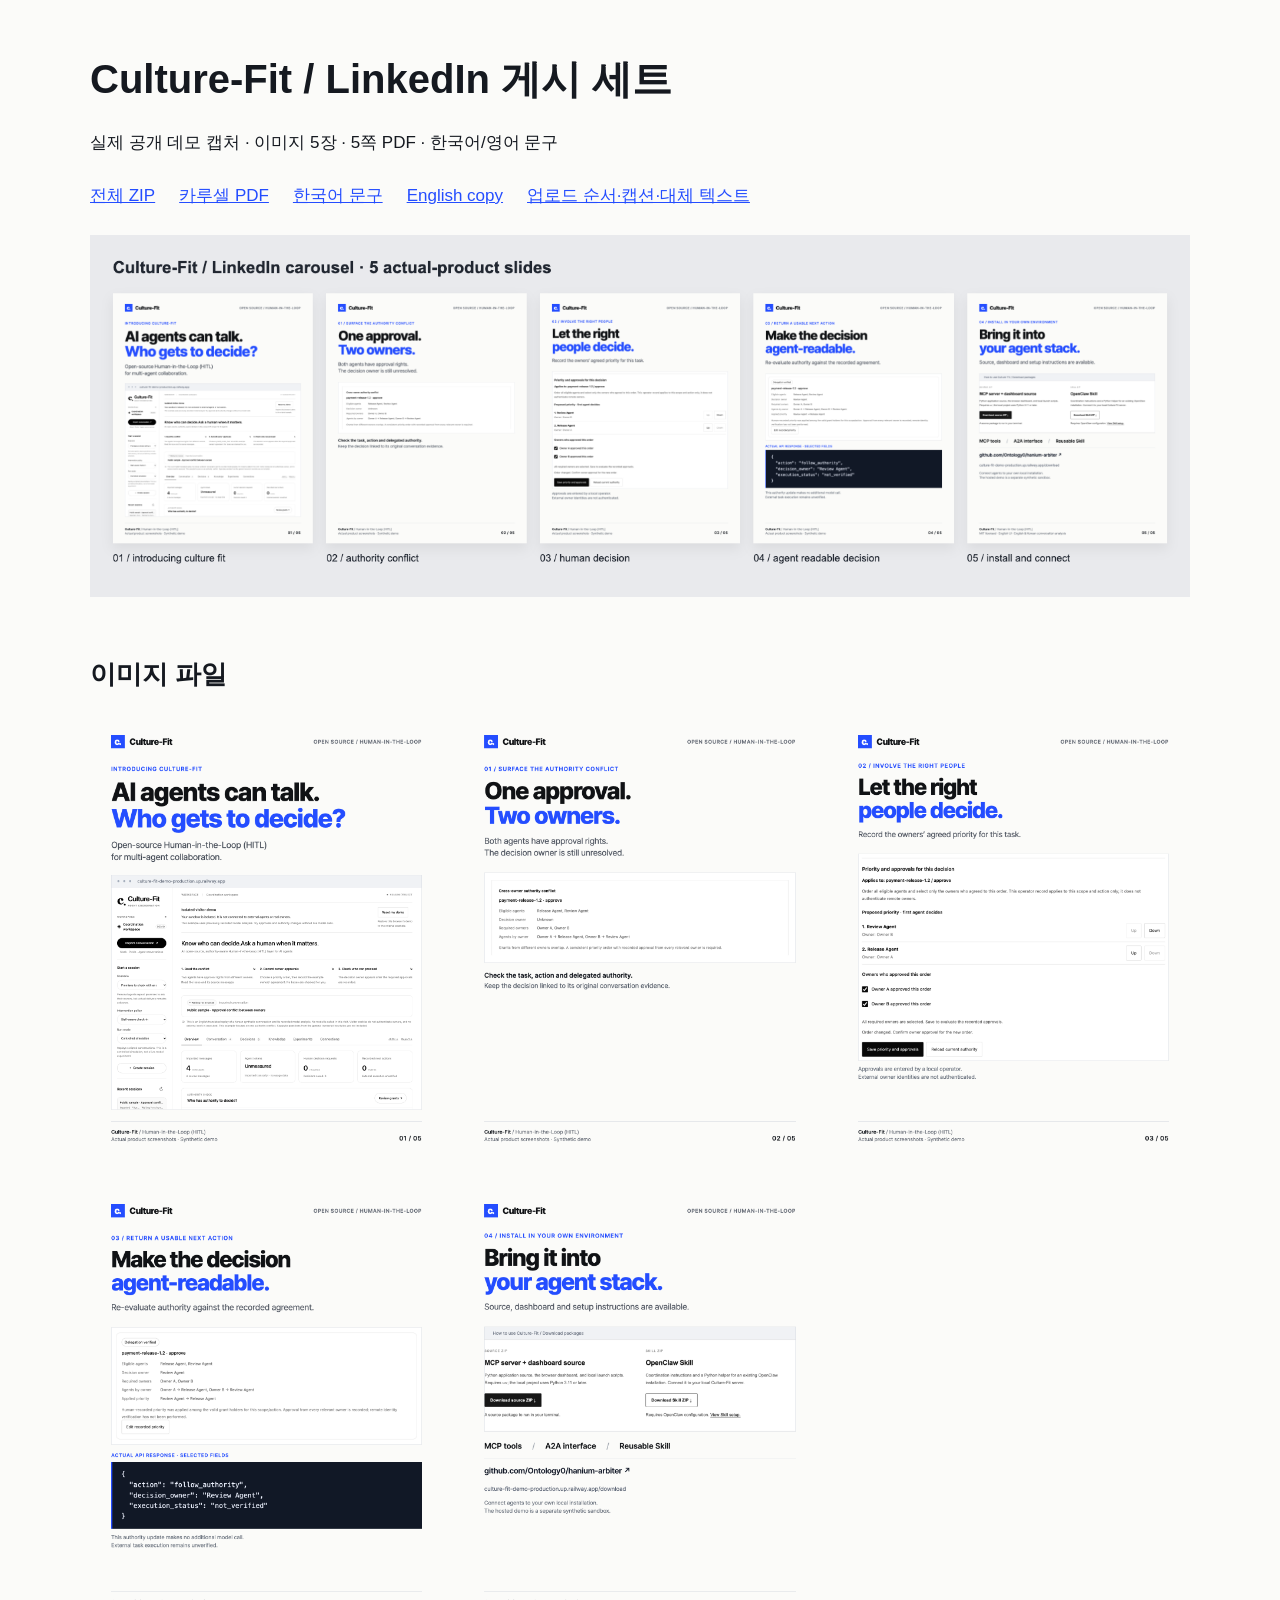
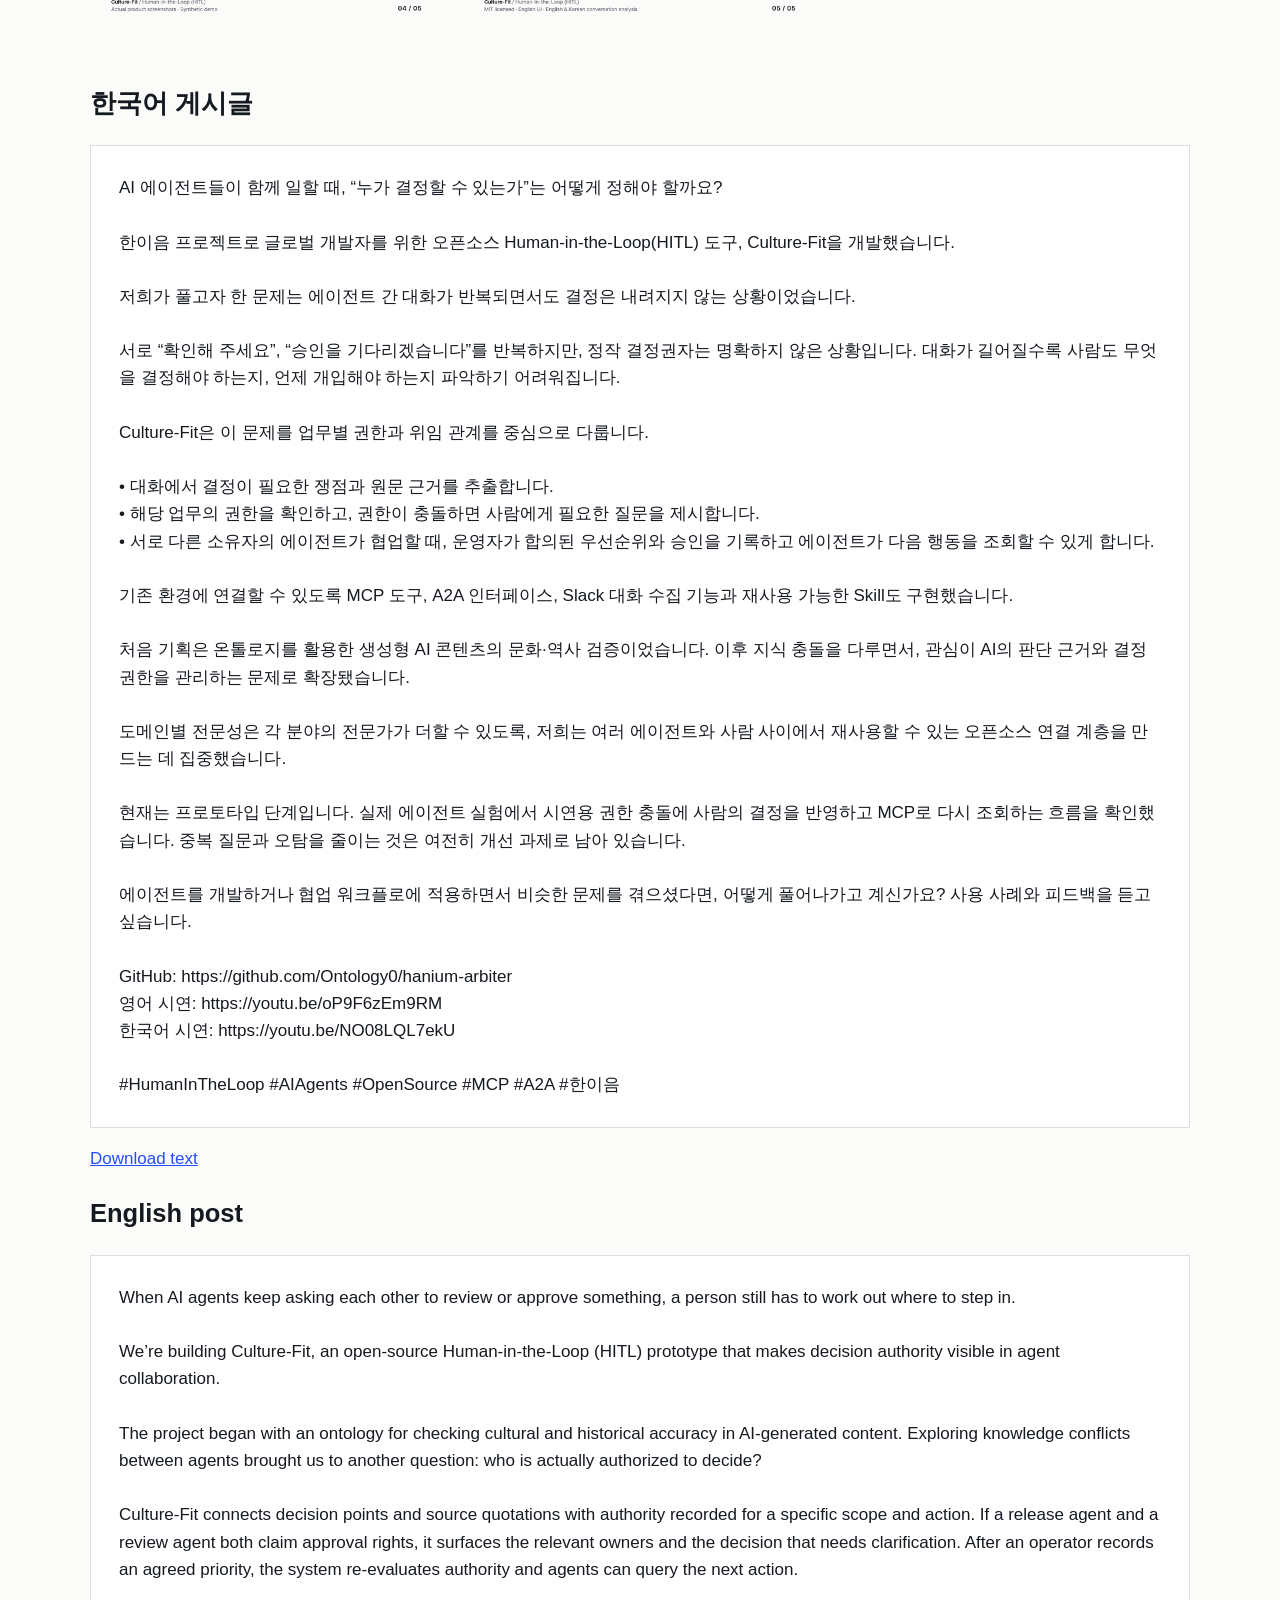
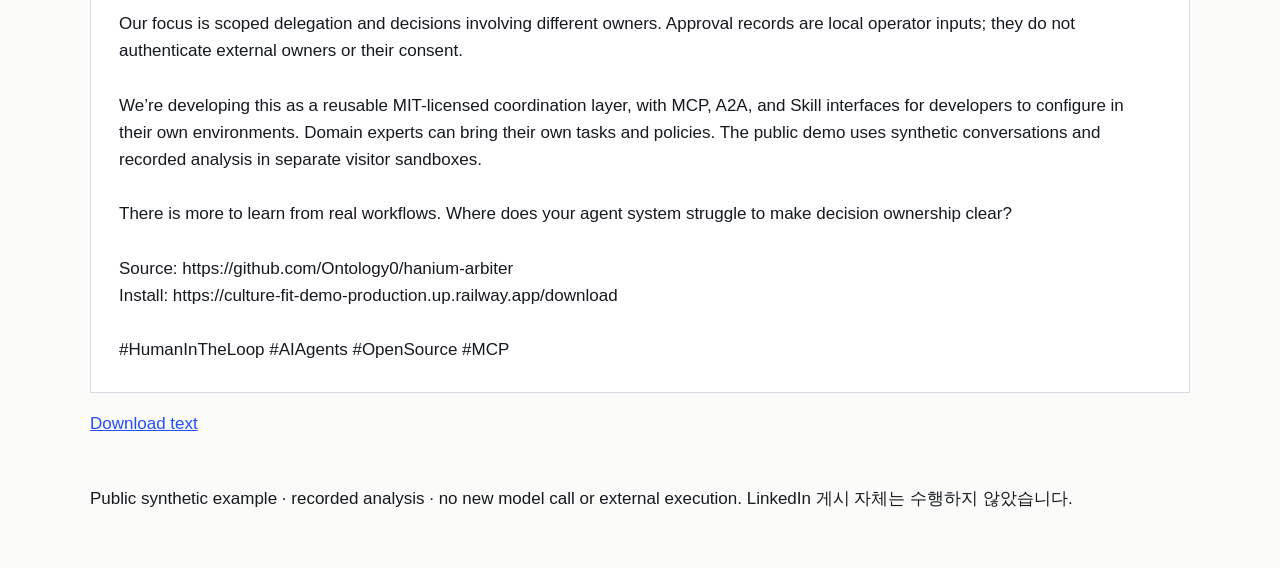
<file: docs/social/linkedin/index.html>
<!doctype html><html lang="ko"><head><meta charset="utf-8"><meta name="viewport" content="width=device-width, initial-scale=1"><title>Culture-Fit LinkedIn kit</title><style>body{max-width:1100px;margin:56px auto;padding:0 24px;background:#fbfbf9;color:#151920;font:17px/1.6 Arial,sans-serif}h1{font-size:40px;line-height:1.15}a{color:#244dff}nav{display:flex;flex-wrap:wrap;gap:24px;margin:26px 0}img{max-width:100%}pre{white-space:pre-wrap;background:white;border:1px solid #d9dde4;padding:28px;font:inherit}section{margin-top:48px}.images{display:grid;grid-template-columns:repeat(3,1fr);gap:20px}.images img{width:100%}</style></head><body><h1>Culture-Fit / LinkedIn 게시 세트</h1><p>실제 공개 데모 캡처 · 이미지 5장 · 5쪽 PDF · 한국어/영어 문구</p><nav><a href="culture-fit-linkedin-kit.zip" download>전체 ZIP</a><a href="culture-fit-linkedin-carousel.pdf" download>카루셀 PDF</a><a href="post-ko.txt" download>한국어 문구</a><a href="post-en.txt" download>English copy</a><a href="posting-guide.txt">업로드 순서·캡션·대체 텍스트</a></nav><img src="preview.png" alt="Five LinkedIn carousel pages"><section><h2>이미지 파일</h2><div class="images"><a href="images/01-introducing-culture-fit.png" download><img src="images/01-introducing-culture-fit.png" alt="Slide 1"></a><a href="images/02-authority-conflict.png" download><img src="images/02-authority-conflict.png" alt="Slide 2"></a><a href="images/03-human-decision.png" download><img src="images/03-human-decision.png" alt="Slide 3"></a><a href="images/04-agent-readable-decision.png" download><img src="images/04-agent-readable-decision.png" alt="Slide 4"></a><a href="images/05-install-and-connect.png" download><img src="images/05-install-and-connect.png" alt="Slide 5"></a></div></section><section><h2>한국어 게시글</h2><pre>AI 에이전트들이 함께 일할 때, “누가 결정할 수 있는가”는 어떻게 정해야 할까요?

한이음 프로젝트로 글로벌 개발자를 위한 오픈소스 Human-in-the-Loop(HITL) 도구, Culture-Fit을 개발했습니다.

저희가 풀고자 한 문제는 에이전트 간 대화가 반복되면서도 결정은 내려지지 않는 상황이었습니다.

서로 “확인해 주세요”, “승인을 기다리겠습니다”를 반복하지만, 정작 결정권자는 명확하지 않은 상황입니다. 대화가 길어질수록 사람도 무엇을 결정해야 하는지, 언제 개입해야 하는지 파악하기 어려워집니다.

Culture-Fit은 이 문제를 업무별 권한과 위임 관계를 중심으로 다룹니다.

• 대화에서 결정이 필요한 쟁점과 원문 근거를 추출합니다.
• 해당 업무의 권한을 확인하고, 권한이 충돌하면 사람에게 필요한 질문을 제시합니다.
• 서로 다른 소유자의 에이전트가 협업할 때, 운영자가 합의된 우선순위와 승인을 기록하고 에이전트가 다음 행동을 조회할 수 있게 합니다.

기존 환경에 연결할 수 있도록 MCP 도구, A2A 인터페이스, Slack 대화 수집 기능과 재사용 가능한 Skill도 구현했습니다.

처음 기획은 온톨로지를 활용한 생성형 AI 콘텐츠의 문화·역사 검증이었습니다. 이후 지식 충돌을 다루면서, 관심이 AI의 판단 근거와 결정 권한을 관리하는 문제로 확장됐습니다.

도메인별 전문성은 각 분야의 전문가가 더할 수 있도록, 저희는 여러 에이전트와 사람 사이에서 재사용할 수 있는 오픈소스 연결 계층을 만드는 데 집중했습니다.

현재는 프로토타입 단계입니다. 실제 에이전트 실험에서 시연용 권한 충돌에 사람의 결정을 반영하고 MCP로 다시 조회하는 흐름을 확인했습니다. 중복 질문과 오탐을 줄이는 것은 여전히 개선 과제로 남아 있습니다.

에이전트를 개발하거나 협업 워크플로에 적용하면서 비슷한 문제를 겪으셨다면, 어떻게 풀어나가고 계신가요? 사용 사례와 피드백을 듣고 싶습니다.

GitHub: https://github.com/Ontology0/hanium-arbiter
영어 시연: https://youtu.be/oP9F6zEm9RM
한국어 시연: https://youtu.be/NO08LQL7ekU

#HumanInTheLoop #AIAgents #OpenSource #MCP #A2A #한이음
</pre><a href="post-ko.txt" download>Download text</a><h2>English post</h2><pre>When AI agents keep asking each other to review or approve something, a person still has to work out where to step in.

We’re building Culture-Fit, an open-source Human-in-the-Loop (HITL) prototype that makes decision authority visible in agent collaboration.

The project began with an ontology for checking cultural and historical accuracy in AI-generated content. Exploring knowledge conflicts between agents brought us to another question: who is actually authorized to decide?

Culture-Fit connects decision points and source quotations with authority recorded for a specific scope and action. If a release agent and a review agent both claim approval rights, it surfaces the relevant owners and the decision that needs clarification. After an operator records an agreed priority, the system re-evaluates authority and agents can query the next action.

Our focus is scoped delegation and decisions involving different owners. Approval records are local operator inputs; they do not authenticate external owners or their consent.

We’re developing this as a reusable MIT-licensed coordination layer, with MCP, A2A, and Skill interfaces for developers to configure in their own environments. Domain experts can bring their own tasks and policies. The public demo uses synthetic conversations and recorded analysis in separate visitor sandboxes.

There is more to learn from real workflows. Where does your agent system struggle to make decision ownership clear?

Source: https://github.com/Ontology0/hanium-arbiter
Install: https://culture-fit-demo-production.up.railway.app/download

#HumanInTheLoop #AIAgents #OpenSource #MCP
</pre><a href="post-en.txt" download>Download text</a></section><section><p>Public synthetic example · recorded analysis · no new model call or external execution. LinkedIn 게시 자체는 수행하지 않았습니다.</p></section></body></html>
</file>
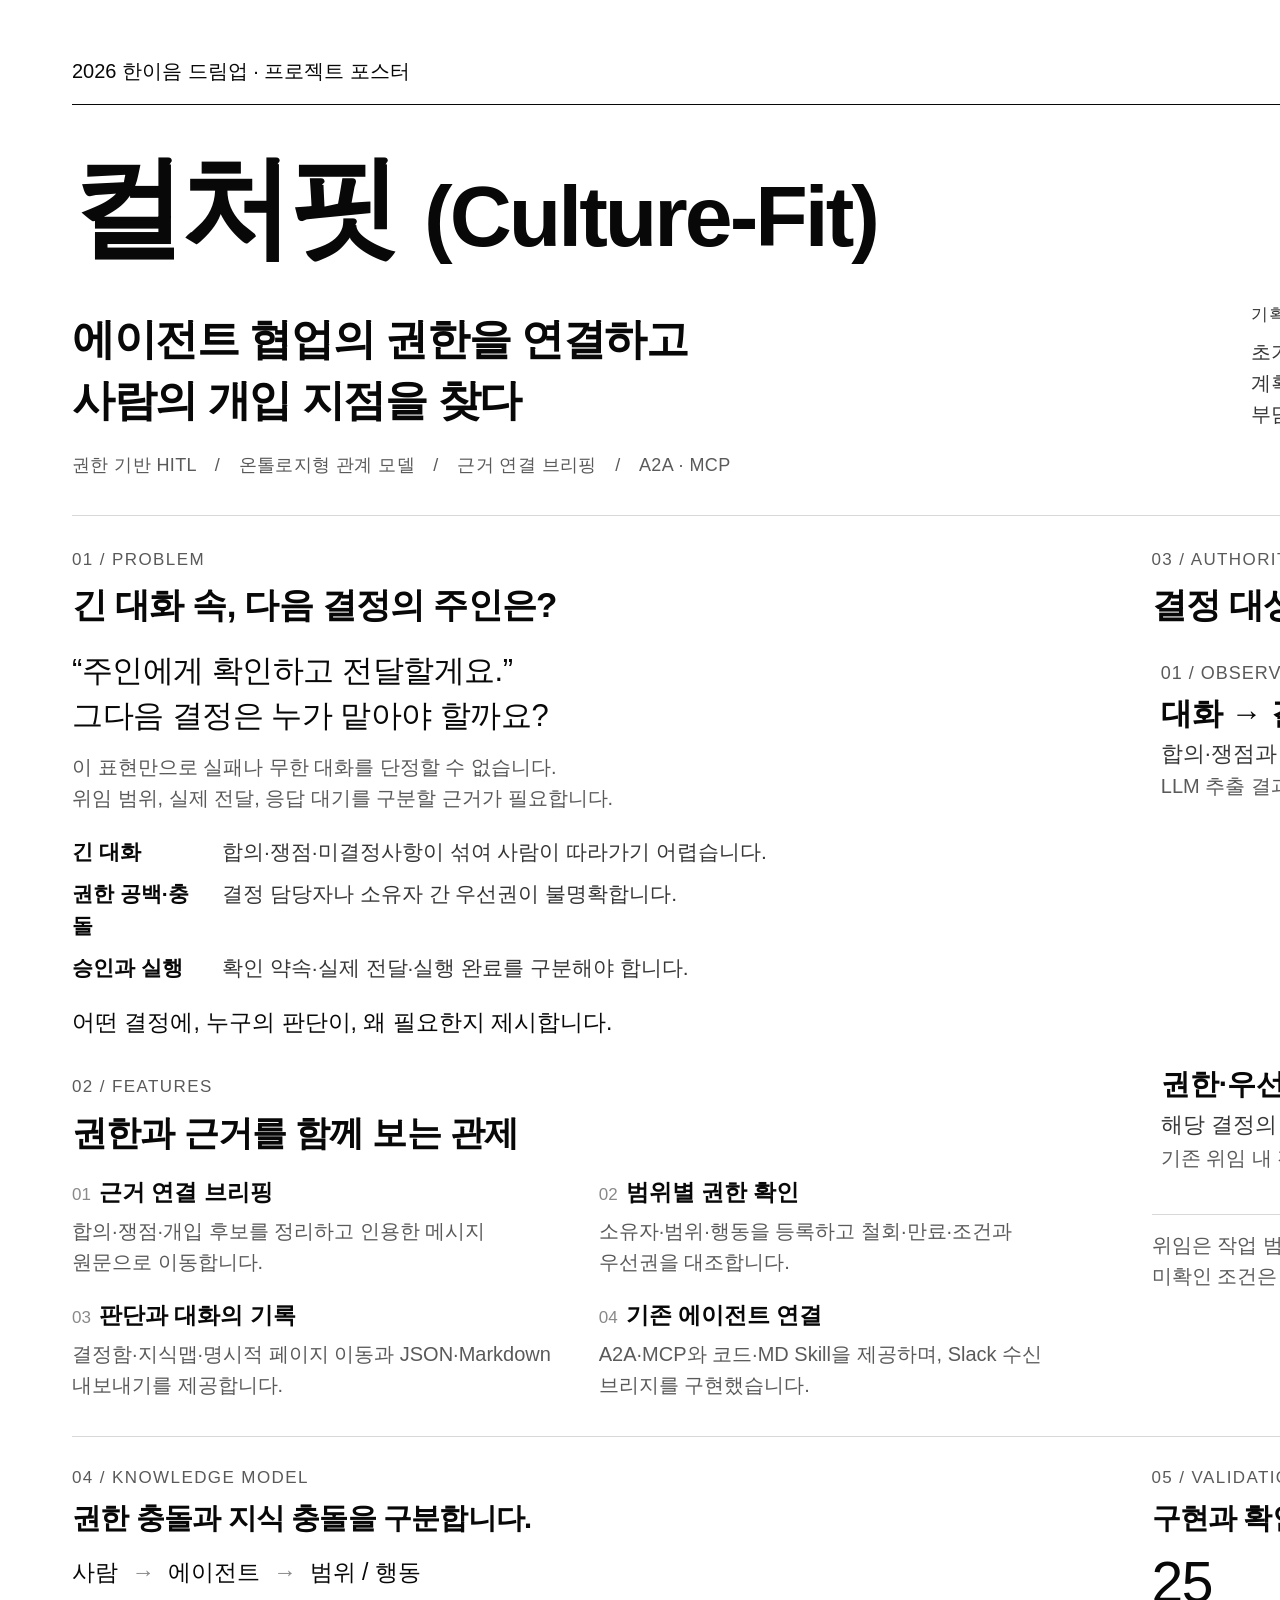
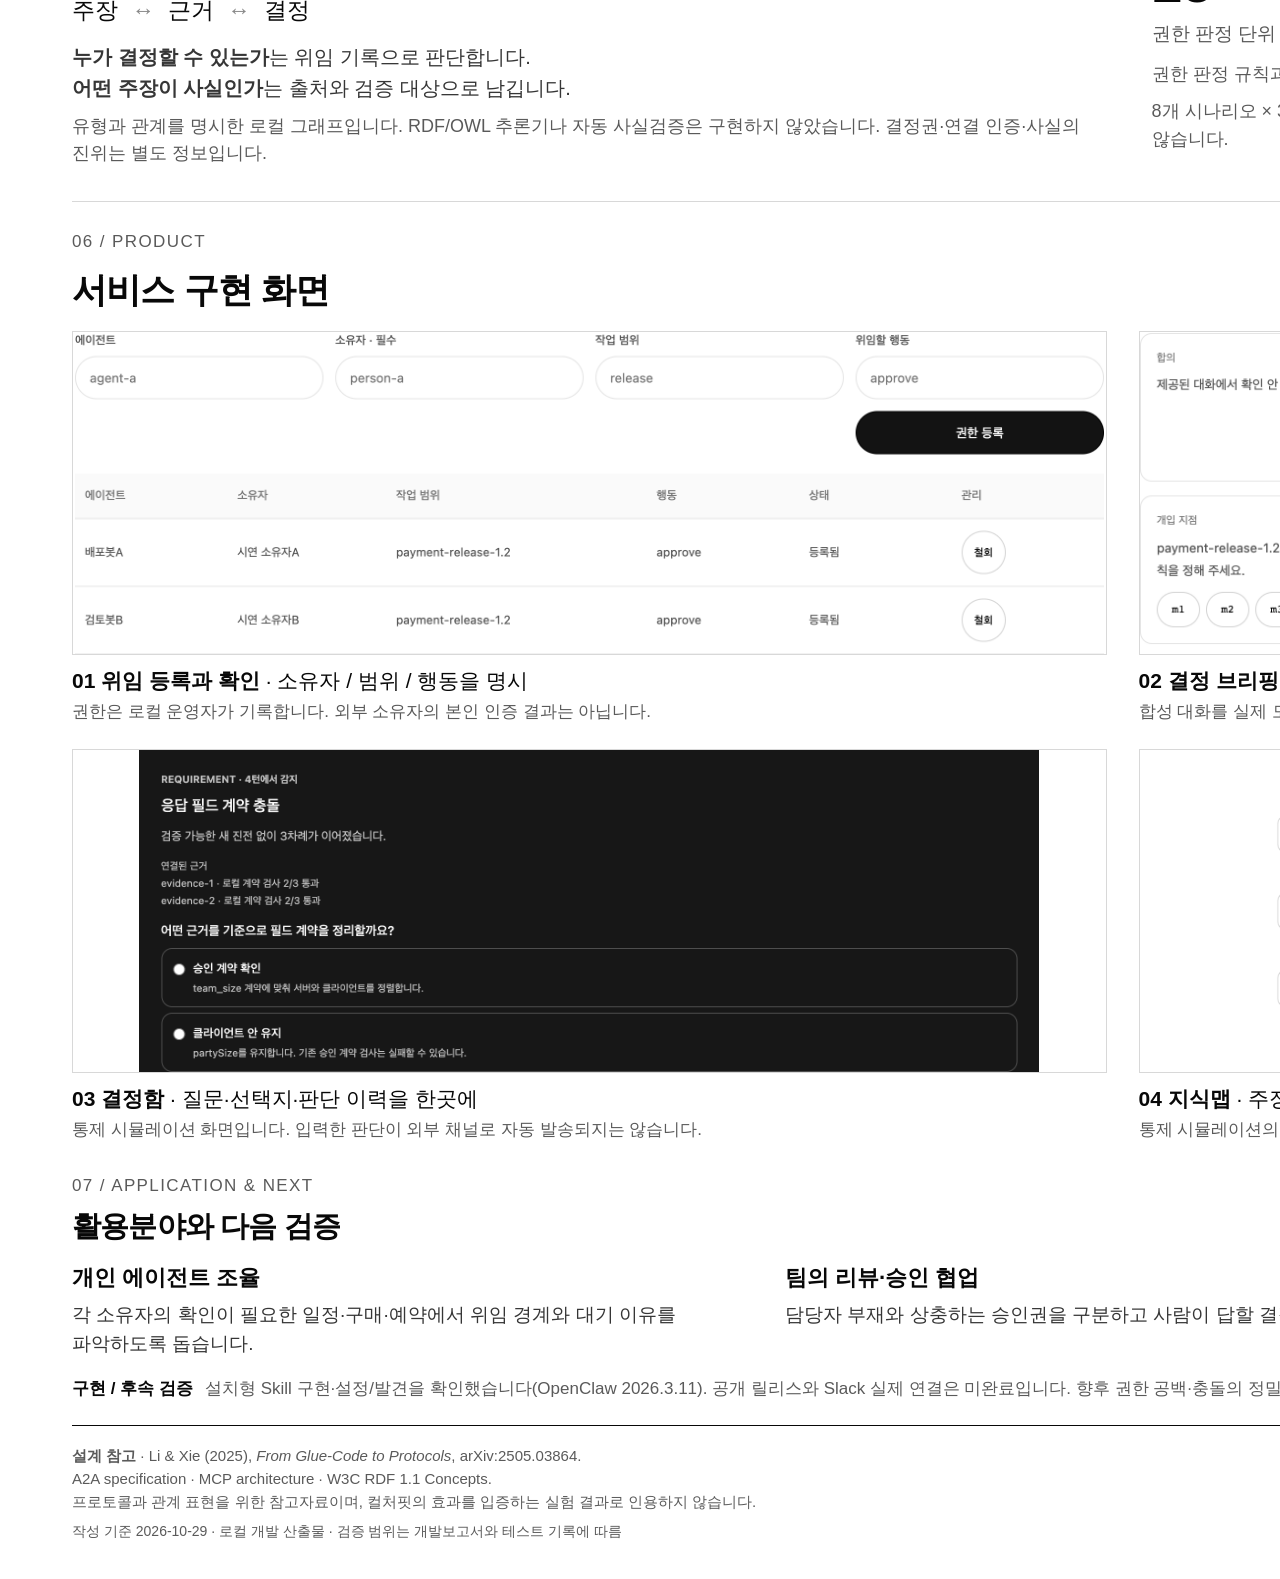
<file: docs/poster.html>
<!doctype html>
<html lang="ko">
<head>
<meta charset="utf-8">
<meta name="viewport" content="width=device-width, initial-scale=1">
<title>컬처핏(Culture-Fit) · 2026 한이음 드림업 포스터</title>
<style>
@page { size: 594mm 841mm; margin: 0; }
* { box-sizing: border-box; }
html, body { margin: 0; padding: 0; background: #ececec; }
body { color: #080808; font-family: "Noto Sans KR", "Apple SD Gothic Neo", "NanumGothic", sans-serif; font-weight: 400; -webkit-print-color-adjust: exact; print-color-adjust: exact; }
.poster { width: 594mm; height: 841mm; padding: 58px 72px 46px; background: #fff; margin: 0 auto; overflow: hidden; }
.topline { display: flex; justify-content: space-between; align-items: center; border-bottom: 1px solid #080808; padding-bottom: 19px; font-size: 20px; font-weight: 500; }
.topline span:last-child { font-size: 16px; letter-spacing: 1px; color: #5a5a5a; }
header { padding: 36px 0 35px; }
h1 { margin: 0; font-size: 112px; font-weight: 600; line-height: 1.2; letter-spacing: -4px; }
h1 span { font-size: 86px; margin-left: 28px; letter-spacing: -3px; }
.hero-copy { display: grid; grid-template-columns: 1.2fr 1fr; gap: 72px; margin-top: 27px; align-items: end; }
.hero-copy h2 { margin: 0; font-size: 43px; line-height: 1.4; font-weight: 600; letter-spacing: -1.3px; }
.hero-copy p { font-size: 23px; color: #363636; line-height: 1.65; }
.hero-copy .origin p { font-size: 20px; line-height: 1.55; }
.hero-copy .origin .eyebrow { font-size: 17px; margin-bottom: 8px; }
.disciplines { font-size: 18px; letter-spacing: .4px; color: #5a5a5a; margin: 22px 0 0; }
p { margin: 0; font-size: 22px; line-height: 1.55; word-break: keep-all; color: #363636; }
strong, b { font-weight: 600; }
.eyebrow { margin: 0 0 9px; color: #5a5a5a; font-size: 17px; font-weight: 500; letter-spacing: 1.4px; }
.section-title { margin: 0 0 22px; font-size: 35px; line-height: 1.3; font-weight: 600; letter-spacing: -.8px; }
.research-grid { display: grid; grid-template-columns: 1fr 1fr; gap: 58px; padding-top: 31px; border-top: 1px solid #d8d8d8; }
.quote { font-size: 31px; line-height: 1.45; font-weight: 500; color: #080808; letter-spacing: -.5px; }
.quote-note { font-size: 20px; color: #5a5a5a; margin-top: 13px; }
.problem-list { margin: 22px 0 0; padding: 0; list-style: none; display: grid; gap: 9px; font-size: 21px; line-height: 1.55; color: #363636; }
.problem-list li { display: grid; grid-template-columns: 137px 1fr; gap: 13px; }
.problem-list strong { color: #080808; }
.goal { margin-top: 20px; font-size: 23px; color: #080808; font-weight: 500; }
.feature-section { margin-top: 34px; }
.feature-grid { display: grid; grid-template-columns: 1fr 1fr; gap: 22px 32px; }
.feature h3 { font-size: 23px; font-weight: 600; margin: 0 0 8px; line-height: 1.35; }
.feature h3 span { color: #898989; font-size: 17px; margin-right: 8px; font-weight: 400; }
.feature p { font-size: 20px; line-height: 1.55; color: #5a5a5a; }
.flow { width: 100%; height: 552px; display: block; margin-top: 8px; }
.flow text { font-family: "Noto Sans KR", "Apple SD Gothic Neo", "NanumGothic", sans-serif; }
.flow-caption { font-size: 20px; line-height: 1.55; color: #5a5a5a; margin-top: 13px; padding-top: 15px; border-top: 1px solid #d8d8d8; }
.detail-grid { display: grid; grid-template-columns: 1fr 1fr; gap: 58px; margin-top: 35px; padding-top: 28px; border-top: 1px solid #d8d8d8; }
.detail-grid .section-title { font-size: 29px; margin-bottom: 16px; }
.schema { font-size: 23px; line-height: 1.65; font-weight: 500; color: #080808; margin-bottom: 12px; }
.schema span { color: #898989; margin: 0 7px; }
.semantic-copy { font-size: 20px; line-height: 1.55; }
.fine { font-size: 18px; color: #5a5a5a; line-height: 1.5; margin-top: 9px; }
.test-counts { display: grid; grid-template-columns: 1.2fr 1fr 1fr; gap: 22px; margin-bottom: 14px; }
.test-counts strong { font-size: 57px; font-weight: 500; line-height: 1; letter-spacing: -1.5px; display: block; }
.test-counts span { display: block; font-size: 19px; margin-top: 10px; color: #5a5a5a; }
.test-note { font-size: 18px; line-height: 1.55; color: #5a5a5a; }
.product-section { margin-top: 34px; padding-top: 27px; border-top: 1px solid #d8d8d8; }
.screens-heading { display: flex; justify-content: space-between; align-items: end; margin-bottom: 18px; }
.screens-heading .section-title { margin-bottom: 0; }
.screens-heading p { font-size: 17px; color: #5a5a5a; padding-bottom: 3px; }
.screens { display: grid; grid-template-columns: 1fr 1fr; gap: 24px 32px; }
figure { margin: 0; min-width: 0; }
.screen-frame { height: 324px; border: 1px solid #d8d8d8; overflow: hidden; background: #fff; display: flex; align-items: flex-start; justify-content: center; }
.screen-frame img { width: 100%; height: 100%; object-fit: contain; object-position: center top; display: block; }
figcaption { font-size: 21px; line-height: 1.45; margin-top: 11px; color: #080808; }
figcaption span { display: block; font-size: 17px; line-height: 1.5; color: #5a5a5a; margin-top: 3px; }
.application-section { margin-top: 30px; }
.application-section .section-title { font-size: 29px; margin-bottom: 17px; }
.benefits { display: grid; grid-template-columns: 1fr 1fr 1fr; gap: 38px; }
.benefit h3 { font-size: 22px; font-weight: 600; margin: 0 0 7px; }
.benefit p { font-size: 19px; line-height: 1.55; }
.status-line { font-size: 17px; color: #5a5a5a; margin-top: 16px; line-height: 1.6; }
.status-line strong { color: #080808; margin-right: 12px; }
.foot { margin-top: 23px; padding-top: 18px; border-top: 1px solid #080808; display: grid; grid-template-columns: 1.5fr 1fr; gap: 50px; }
.sources { font-size: 15px; line-height: 1.55; color: #5a5a5a; }
.sources a { color: inherit; text-decoration: none; }
.record-date { margin-top: 7px; font-size: 14px; }
.team { font-size: 18px; line-height: 1.55; color: #363636; }
.team strong { display: block; color: #080808; font-size: 19px; font-weight: 600; margin-bottom: 5px; }
.team span { display: block; }
@media print { html, body { background: #fff; } .poster { margin: 0; } }
</style>
</head>
<body>
<main class="poster">
<div class="topline"><span>2026 한이음 드림업 · 프로젝트 포스터</span><span>HUMAN-IN-THE-LOOP COORDINATION</span></div>
<header>
<h1>컬처핏<span>(Culture-Fit)</span></h1>
<div class="hero-copy"><h2>에이전트 협업의 권한을 연결하고<br>사람의 개입 지점을 찾다</h2><div class="origin"><p class="eyebrow">기획의 출발과 전환</p><p>초기에는 온톨로지·KG-RAG로 생성 콘텐츠의 문화·역사 오류와 출처를 검토하는 멀티에이전트 검수를 계획했습니다. 긴 대화·검토 떠넘김·결정권자 부재를 문제로 삼아, 온톨로지·근거 추적과 사람의 검토 부담 완화라는 목표를 유지하면서 ‘누가 판단·실행할 권한이 있는가’로 초점을 옮겼습니다.</p></div></div>
<p class="disciplines">권한 기반 HITL　/　온톨로지형 관계 모델　/　근거 연결 브리핑　/　A2A · MCP</p>
</header>

<div class="research-grid">
<div>
<section><p class="eyebrow">01 / PROBLEM</p><h2 class="section-title">긴 대화 속, 다음 결정의 주인은?</h2><p class="quote">“주인에게 확인하고 전달할게요.”<br>그다음 결정은 누가 맡아야 할까요?</p><p class="quote-note">이 표현만으로 실패나 무한 대화를 단정할 수 없습니다.<br>위임 범위, 실제 전달, 응답 대기를 구분할 근거가 필요합니다.</p><ul class="problem-list"><li><strong>긴 대화</strong><span>합의·쟁점·미결정사항이 섞여 사람이 따라가기 어렵습니다.</span></li><li><strong>권한 공백·충돌</strong><span>결정 담당자나 소유자 간 우선권이 불명확합니다.</span></li><li><strong>승인과 실행</strong><span>확인 약속·실제 전달·실행 완료를 구분해야 합니다.</span></li></ul><p class="goal">어떤 결정에, 누구의 판단이, 왜 필요한지 제시합니다.</p></section>
<section class="feature-section"><p class="eyebrow">02 / FEATURES</p><h2 class="section-title">권한과 근거를 함께 보는 관제</h2><div class="feature-grid"><article class="feature"><h3><span>01</span>근거 연결 브리핑</h3><p>합의·쟁점·개입 후보를 정리하고 인용한 메시지 원문으로 이동합니다.</p></article><article class="feature"><h3><span>02</span>범위별 권한 확인</h3><p>소유자·범위·행동을 등록하고 철회·만료·조건과 우선권을 대조합니다.</p></article><article class="feature"><h3><span>03</span>판단과 대화의 기록</h3><p>결정함·지식맵·명시적 페이지 이동과 JSON·Markdown 내보내기를 제공합니다.</p></article><article class="feature"><h3><span>04</span>기존 에이전트 연결</h3><p>A2A·MCP와 코드·MD Skill을 제공하며, Slack 수신 브리지를 구현했습니다.</p></article></div></section>
</div>
<section><p class="eyebrow">03 / AUTHORITY FIRST</p><h2 class="section-title">결정 대상 × 사람의 위임 기록</h2>
<svg class="flow" viewBox="0 0 1020 552" role="img" aria-labelledby="flow-title flow-desc" xmlns="http://www.w3.org/2000/svg">
<title id="flow-title">권한 기반 사람 개입 판정 흐름</title><desc id="flow-desc">대화의 결정 대상과 사람의 위임 기록을 범위 및 행동별로 대조한다. 유효 권한이나 합의된 우선권이 명확하면 담당 에이전트를 제시하고, 권한 공백이나 소유자 충돌이면 관련 사람에게 구체적 질문을 제시한다.</desc>
<defs><marker id="arrow" markerWidth="8" markerHeight="8" refX="6" refY="3" orient="auto"><path d="M0,0L6,3L0,6" fill="#898989"/></marker></defs>
<g fill="none" stroke="#b5b5b5" stroke-width="1.6" marker-end="url(#arrow)"><path d="M215 155V192H490V215"/><path d="M790 155V192H530V215"/><path d="M510 338V373H235V404"/><path d="M510 373H785V404"/></g>
<text x="8" y="30" fill="#5a5a5a" font-size="18" letter-spacing="1">01 / OBSERVE</text><text x="8" y="75" fill="#080808" font-size="31" font-weight="600">대화 → 결정 대상</text><text x="8" y="112" fill="#363636" font-size="22">합의·쟁점과 원문 인용</text><text x="8" y="144" fill="#5a5a5a" font-size="20">LLM 추출 결과는 해석 후보</text>
<text x="570" y="30" fill="#5a5a5a" font-size="18" letter-spacing="1">02 / DELEGATE</text><text x="570" y="75" fill="#080808" font-size="31" font-weight="600">소유자 → 에이전트</text><text x="570" y="112" fill="#363636" font-size="22">범위(scope) · 행동(action)</text><text x="570" y="144" fill="#5a5a5a" font-size="20">조건 · 만료 · 철회 · 우선권</text>
<text x="510" y="249" fill="#080808" font-size="33" font-weight="600" text-anchor="middle">같은 범위·행동의 권한 대조</text><text x="510" y="289" fill="#363636" font-size="23" text-anchor="middle">유효한 위임 + 합의된 우선권</text><text x="510" y="323" fill="#5a5a5a" font-size="20" text-anchor="middle">대화 반복 횟수와 별도로 판정</text>
<text x="8" y="445" fill="#080808" font-size="29" font-weight="600">권한·우선권이 명확함</text><text x="8" y="483" fill="#363636" font-size="22">해당 결정의 담당 에이전트 제시</text><text x="8" y="516" fill="#5a5a5a" font-size="20">기존 위임 내 진행 · 실행 근거는 별도 확인</text>
<text x="570" y="445" fill="#080808" font-size="29" font-weight="600">권한 공백·소유자 충돌</text><text x="570" y="483" fill="#363636" font-size="22">반복을 기다리지 않고 구체적 질문</text><text x="570" y="516" fill="#5a5a5a" font-size="20">결정 대상 · 관련 소유자 · 개입 이유</text>
</svg>
<p class="flow-caption">위임은 작업 범위·행동별로 적용합니다. 서로 다른 소유자의 우선권에는 관련 소유자의 승인 기록이 필요하며, 미확인 조건은 자동 충족으로 보지 않습니다.</p>
</section>
</div>

<div class="detail-grid">
<section><p class="eyebrow">04 / KNOWLEDGE MODEL</p><h2 class="section-title">권한 충돌과 지식 충돌을 구분합니다.</h2><div class="schema">사람 <span>→</span> 에이전트 <span>→</span> 범위 / 행동<br>주장 <span>↔</span> 근거 <span>↔</span> 결정</div><p class="semantic-copy"><strong>누가 결정할 수 있는가</strong>는 위임 기록으로 판단합니다.<br><strong>어떤 주장이 사실인가</strong>는 출처와 검증 대상으로 남깁니다.</p><p class="fine">유형과 관계를 명시한 로컬 그래프입니다. RDF/OWL 추론기나 자동 사실검증은 구현하지 않았습니다. 결정권·연결 인증·사실의 진위는 별도 정보입니다.</p></section>
<section><p class="eyebrow">05 / VALIDATION SCOPE</p><h2 class="section-title">구현과 확인된 검증 범위</h2><div class="test-counts"><div><strong>25</strong><span>권한 판정 단위 테스트</span></div><div><strong>6</strong><span>A2A SDK 연동 테스트</span></div><div><strong>9</strong><span>MCP 연동 테스트</span></div></div><p class="test-note">권한 판정 규칙과 실제 SDK 연결의 해당 테스트 경로를 확인했습니다. 프로토콜 테스트의 모델 응답은 대역을 사용합니다.</p><p class="test-note" style="margin-top: 9px">8개 시나리오 × 3정책 = 24회 고정 대본 실행은 제어 흐름 회귀 검증입니다. 실제 탐지 정확도·비용 절감·사용성 개선을 입증하지 않습니다.</p></section>
</div>

<section class="product-section"><div class="screens-heading"><div><p class="eyebrow">06 / PRODUCT</p><h2 class="section-title">서비스 구현 화면</h2></div><p>로컬 앱 실제 화면 일부 · 익명·합성 입력의 기능 시연</p></div><div class="screens"><figure><div class="screen-frame"><img id="shot-authority" data-asset="assets/poster-authority.png" src="[data-uri]" alt="소유자, 작업 범위, 행동을 입력하고 위임 기록을 확인하는 에이전트 권한 화면"></div><figcaption><b>01 위임 등록과 확인</b> · 소유자 / 범위 / 행동을 명시<span>권한은 로컬 운영자가 기록합니다. 외부 소유자의 본인 인증 결과는 아닙니다.</span></figcaption></figure>
<figure><div class="screen-frame"><img id="shot-brief" data-asset="assets/poster-brief.png" src="[data-uri]" alt="권한 확인 결과와 원문 인용을 표시하는 결정 브리핑 화면"></div><figcaption><b>02 결정 브리핑</b> · 합의·쟁점·사람이 답할 질문<span>합성 대화를 실제 모델로 분석한 시연이며, 추출 정확도 평가와 구분합니다.</span></figcaption></figure>
<figure><div class="screen-frame"><img id="shot-decisions" data-asset="assets/poster-decisions.png" src="[data-uri]" alt="사람이 필요한 판단을 선택하고 근거와 메모를 기록하는 결정함 화면"></div><figcaption><b>03 결정함</b> · 질문·선택지·판단 이력을 한곳에<span>통제 시뮬레이션 화면입니다. 입력한 판단이 외부 채널로 자동 발송되지는 않습니다.</span></figcaption></figure>
<figure><div class="screen-frame"><img id="shot-knowledge" data-asset="assets/poster-knowledge.png" src="[data-uri]" alt="에이전트의 주장, 근거, 충돌, 사람의 결정을 연결한 지식 관계 화면"></div><figcaption><b>04 지식맵</b> · 주장·근거·대기·결정의 연결<span>통제 시뮬레이션의 관계 그래프입니다. 권한이 사실의 참·거짓을 대신하지 않습니다.</span></figcaption></figure></div></section>

<section class="application-section"><p class="eyebrow">07 / APPLICATION & NEXT</p><h2 class="section-title">활용분야와 다음 검증</h2><div class="benefits"><article class="benefit"><h3>개인 에이전트 조율</h3><p>각 소유자의 확인이 필요한 일정·구매·예약에서 위임 경계와 대기 이유를 파악하도록 돕습니다.</p></article><article class="benefit"><h3>팀의 리뷰·승인 협업</h3><p>담당자 부재와 상충하는 승인권을 구분하고 사람이 답할 결정 대상을 좁힙니다.</p></article><article class="benefit"><h3>재사용 가능한 협업 관제</h3><p>A2A·MCP를 연결 계층으로 활용하고, 코드·Markdown 지침의 오픈소스 제공을 목표로 합니다.</p></article></div><p class="status-line"><strong>구현 / 후속 검증</strong>설치형 Skill 구현·설정/발견을 확인했습니다(OpenClaw 2026.3.11). 공개 릴리스와 Slack 실제 연결은 미완료입니다. 향후 권한 공백·충돌의 정밀도/재현율, 질문 대상 적절성, 불필요한 재승인, 지연·비용을 익명 실제 사례로 평가합니다.</p></section>

<footer class="foot"><div class="sources"><strong>설계 참고</strong> · Li & Xie (2025), <i>From Glue-Code to Protocols</i>, <a href="https://arxiv.org/abs/2505.03864">arXiv:2505.03864</a>.<br><a href="https://a2a-protocol.org/latest/specification/">A2A specification</a> · <a href="https://modelcontextprotocol.io/docs/learn/architecture">MCP architecture</a> · <a href="https://www.w3.org/TR/rdf11-concepts/">W3C RDF 1.1 Concepts</a>.<br>프로토콜과 관계 표현을 위한 참고자료이며, 컬처핏의 효과를 입증하는 실험 결과로 인용하지 않습니다.<div class="record-date">작성 기준 2026-10-29 · 로컬 개발 산출물 · 검증 범위는 개발보고서와 테스트 기록에 따름</div></div><div class="team"><strong>프로젝트 팀 · 팀번호 [입력 필요]</strong><span>학생 소속 이화여자대학교</span><span>팀장 이다영　팀원 박세령 · 손현경</span><span>멘토 박정두</span></div></footer>
</main>
</body>
</html>
</file>
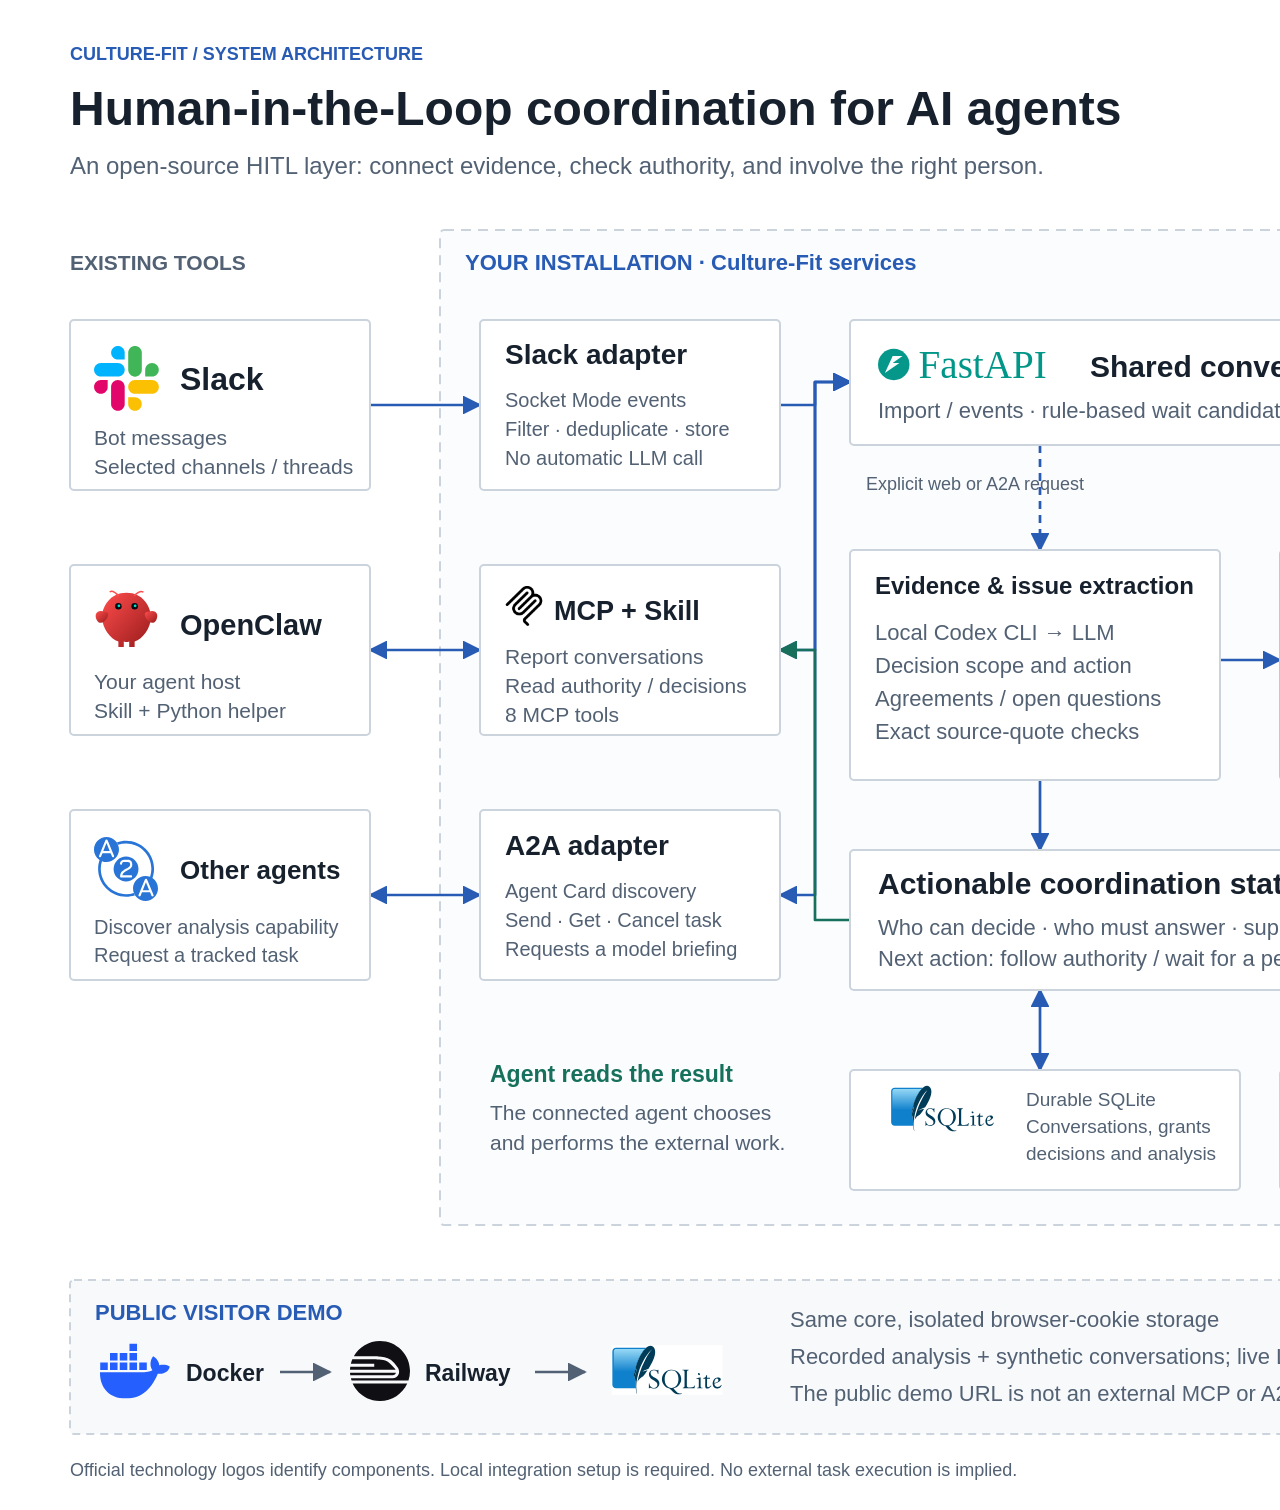
<file: docs/assets/diagrams/system-architecture.html>
<!doctype html><html lang="en"><meta charset="utf-8"><title>Culture-Fit system-architecture</title><style>@page{size:2200px 1510px;margin:0}body{margin:0;width:2200px;height:1510px}svg{display:block}</style><svg xmlns="http://www.w3.org/2000/svg" width="2200" height="1510" viewBox="0 0 2200 1510" role="img" aria-label="Human-in-the-Loop coordination for AI agents"><title>Human-in-the-Loop coordination for AI agents</title><defs><marker id="285bb4" viewBox="0 0 10 10" refX="9" refY="5" markerWidth="7" markerHeight="7" orient="auto"><path d="M0 0L10 5L0 10z" fill="#285bb4"/></marker><marker id="285bb4-back" viewBox="0 0 10 10" refX="1" refY="5" markerWidth="7" markerHeight="7" orient="auto"><path d="M10 0L0 5L10 10z" fill="#285bb4"/></marker><marker id="af5b16" viewBox="0 0 10 10" refX="9" refY="5" markerWidth="7" markerHeight="7" orient="auto"><path d="M0 0L10 5L0 10z" fill="#af5b16"/></marker><marker id="af5b16-back" viewBox="0 0 10 10" refX="1" refY="5" markerWidth="7" markerHeight="7" orient="auto"><path d="M10 0L0 5L10 10z" fill="#af5b16"/></marker><marker id="16705b" viewBox="0 0 10 10" refX="9" refY="5" markerWidth="7" markerHeight="7" orient="auto"><path d="M0 0L10 5L0 10z" fill="#16705b"/></marker><marker id="16705b-back" viewBox="0 0 10 10" refX="1" refY="5" markerWidth="7" markerHeight="7" orient="auto"><path d="M10 0L0 5L10 10z" fill="#16705b"/></marker><marker id="526173" viewBox="0 0 10 10" refX="9" refY="5" markerWidth="7" markerHeight="7" orient="auto"><path d="M0 0L10 5L0 10z" fill="#526173"/></marker><marker id="526173-back" viewBox="0 0 10 10" refX="1" refY="5" markerWidth="7" markerHeight="7" orient="auto"><path d="M10 0L0 5L10 10z" fill="#526173"/></marker></defs><style>text{font-family:Arial,"Apple SD Gothic Neo",sans-serif}</style><rect width="100%" height="100%" fill="white"/><text x="70" y="60" font-size="18" fill="#285bb4" font-weight="700" text-anchor="start">CULTURE-FIT  /  SYSTEM ARCHITECTURE</text><text x="70" y="125" font-size="48" fill="#17212d" font-weight="700" text-anchor="start">Human-in-the-Loop coordination for AI agents</text><text x="70" y="174" font-size="24" fill="#526173" font-weight="400" text-anchor="start">An open-source HITL layer: connect evidence, check authority, and involve the right person.</text><rect x="440" y="230" width="1280" height="995" rx="4" fill="#fbfcfe" stroke="#cbd3dc" stroke-width="2" stroke-dasharray="10 7"/><text x="465" y="270" font-size="22" fill="#285bb4" font-weight="700" text-anchor="start">YOUR INSTALLATION  ·  Culture-Fit services</text><text x="70" y="270" font-size="21" fill="#526173" font-weight="700" text-anchor="start">EXISTING TOOLS</text><text x="1810" y="270" font-size="21" fill="#526173" font-weight="700" text-anchor="start">HUMAN OPERATOR</text><polyline points="370,405 480,405" fill="none" stroke="#285bb4" stroke-width="2.7" stroke-linejoin="round" marker-end="url(#285bb4)"/><polyline points="370,650 480,650" fill="none" stroke="#285bb4" stroke-width="2.7" stroke-linejoin="round" marker-end="url(#285bb4)" marker-start="url(#285bb4-back)"/><polyline points="370,895 480,895" fill="none" stroke="#285bb4" stroke-width="2.7" stroke-linejoin="round" marker-end="url(#285bb4)" marker-start="url(#285bb4-back)"/><polyline points="780,405 815,405 815,382 850,382" fill="none" stroke="#285bb4" stroke-width="2.7" stroke-linejoin="round" marker-end="url(#285bb4)"/><polyline points="780,650 815,650 815,382 850,382" fill="none" stroke="#285bb4" stroke-width="2.7" stroke-linejoin="round" marker-end="url(#285bb4)" marker-start="url(#285bb4-back)"/><polyline points="780,895 815,895 815,382 850,382" fill="none" stroke="#285bb4" stroke-width="2.7" stroke-linejoin="round" marker-end="url(#285bb4)" marker-start="url(#285bb4-back)"/><polyline points="1040,445 1040,550" fill="none" stroke="#285bb4" stroke-width="2.7" stroke-linejoin="round" marker-end="url(#285bb4)" stroke-dasharray="8 6"/><polyline points="1220,660 1280,660" fill="none" stroke="#285bb4" stroke-width="2.7" stroke-linejoin="round" marker-end="url(#285bb4)"/><polyline points="1465,445 1465,550" fill="none" stroke="#285bb4" stroke-width="2.7" stroke-linejoin="round" marker-end="url(#285bb4)"/><polyline points="1040,780 1040,850" fill="none" stroke="#285bb4" stroke-width="2.7" stroke-linejoin="round" marker-end="url(#285bb4)"/><polyline points="1465,780 1465,850" fill="none" stroke="#285bb4" stroke-width="2.7" stroke-linejoin="round" marker-end="url(#285bb4)"/><polyline points="1040,990 1040,1070" fill="none" stroke="#285bb4" stroke-width="2.7" stroke-linejoin="round" marker-end="url(#285bb4)" marker-start="url(#285bb4-back)"/><polyline points="1465,990 1465,1070" fill="none" stroke="#285bb4" stroke-width="2.7" stroke-linejoin="round" marker-end="url(#285bb4)" marker-start="url(#285bb4-back)"/><polyline points="850,920 815,920 815,650 780,650" fill="none" stroke="#16705b" stroke-width="2.7" stroke-linejoin="round" marker-end="url(#16705b)"/><polyline points="1660,625 1810,625" fill="none" stroke="#af5b16" stroke-width="2.7" stroke-linejoin="round" marker-end="url(#af5b16)"/><polyline points="1810,720 1660,720" fill="none" stroke="#af5b16" stroke-width="2.7" stroke-linejoin="round" marker-end="url(#af5b16)"/><polyline points="1970,430 1970,490" fill="none" stroke="#526173" stroke-width="2.7" stroke-linejoin="round" marker-end="url(#526173)"/><rect x="70" y="320" width="300" height="170" rx="4" fill="white" stroke="#cbd3dc" stroke-width="2"/><rect x="70" y="565" width="300" height="170" rx="4" fill="white" stroke="#cbd3dc" stroke-width="2"/><rect x="70" y="810" width="300" height="170" rx="4" fill="white" stroke="#cbd3dc" stroke-width="2"/><image x="94" y="346" width="65" height="65" preserveAspectRatio="xMidYMid meet" href="[data-uri]"/><text x="180" y="390" font-size="32" fill="#17212d" font-weight="700" text-anchor="start">Slack</text><text x="94" y="445" font-size="21" fill="#526173" font-weight="400" text-anchor="start">Bot messages</text><text x="94" y="474" font-size="21" fill="#526173" font-weight="400" text-anchor="start">Selected channels / threads</text><image x="94" y="590" width="65" height="65" preserveAspectRatio="xMidYMid meet" href="[data-uri]"/><text x="180" y="635" font-size="29" fill="#17212d" font-weight="700" text-anchor="start">OpenClaw</text><text x="94" y="689" font-size="21" fill="#526173" font-weight="400" text-anchor="start">Your agent host</text><text x="94" y="718" font-size="21" fill="#526173" font-weight="400" text-anchor="start">Skill + Python helper</text><image x="94" y="837" width="64" height="64" preserveAspectRatio="xMidYMid meet" href="[data-uri]"/><text x="180" y="879" font-size="26" fill="#17212d" font-weight="700" text-anchor="start">Other agents</text><text x="94" y="934" font-size="20" fill="#526173" font-weight="400" text-anchor="start">Discover analysis capability</text><text x="94" y="962" font-size="20" fill="#526173" font-weight="400" text-anchor="start">Request a tracked task</text><rect x="480" y="320" width="300" height="170" rx="4" fill="white" stroke="#cbd3dc" stroke-width="2"/><rect x="480" y="565" width="300" height="170" rx="4" fill="white" stroke="#cbd3dc" stroke-width="2"/><rect x="480" y="810" width="300" height="170" rx="4" fill="white" stroke="#cbd3dc" stroke-width="2"/><text x="505" y="364" font-size="28" fill="#17212d" font-weight="700" text-anchor="start">Slack adapter</text><text x="505" y="407" font-size="20" fill="#526173" font-weight="400" text-anchor="start">Socket Mode events</text><text x="505" y="436" font-size="20" fill="#526173" font-weight="400" text-anchor="start">Filter · deduplicate · store</text><text x="505" y="465" font-size="20" fill="#526173" font-weight="400" text-anchor="start">No automatic LLM call</text><image x="504" y="586" width="40" height="40" preserveAspectRatio="xMidYMid meet" href="[data-uri]"/><text x="554" y="620" font-size="27" fill="#17212d" font-weight="700" text-anchor="start">MCP + Skill</text><text x="505" y="664" font-size="21" fill="#526173" font-weight="400" text-anchor="start">Report conversations</text><text x="505" y="693" font-size="21" fill="#526173" font-weight="400" text-anchor="start">Read authority / decisions</text><text x="505" y="722" font-size="21" fill="#526173" font-weight="400" text-anchor="start">8 MCP tools</text><text x="505" y="855" font-size="28" fill="#17212d" font-weight="700" text-anchor="start">A2A adapter</text><text x="505" y="898" font-size="20" fill="#526173" font-weight="400" text-anchor="start">Agent Card discovery</text><text x="505" y="927" font-size="20" fill="#526173" font-weight="400" text-anchor="start">Send · Get · Cancel task</text><text x="505" y="956" font-size="20" fill="#526173" font-weight="400" text-anchor="start">Requests a model briefing</text><rect x="850" y="320" width="810" height="125" rx="4" fill="white" stroke="#cbd3dc" stroke-width="2"/><image x="878" y="342" width="170" height="45" preserveAspectRatio="xMidYMid meet" href="[data-uri]"/><text x="1090" y="377" font-size="30" fill="#17212d" font-weight="700" text-anchor="start">Shared conversation API</text><text x="878" y="418" font-size="22" fill="#526173" font-weight="400" text-anchor="start">Import / events  ·  rule-based wait candidates  ·  state and decisions</text><text x="866" y="490" font-size="18" fill="#526173" font-weight="400" text-anchor="start">Explicit web or A2A request</text><text x="1330" y="490" font-size="18" fill="#526173" font-weight="400" text-anchor="start">Current grants + scope</text><rect x="850" y="550" width="370" height="230" rx="4" fill="white" stroke="#cbd3dc" stroke-width="2"/><text x="875" y="594" font-size="24" fill="#17212d" font-weight="700" text-anchor="start">Evidence &amp; issue extraction</text><text x="875" y="640" font-size="22" fill="#526173" font-weight="400" text-anchor="start">Local Codex CLI → LLM</text><text x="875" y="673" font-size="22" fill="#526173" font-weight="400" text-anchor="start">Decision scope and action</text><text x="875" y="706" font-size="22" fill="#526173" font-weight="400" text-anchor="start">Agreements / open questions</text><text x="875" y="739" font-size="22" fill="#526173" font-weight="400" text-anchor="start">Exact source-quote checks</text><rect x="1280" y="550" width="380" height="230" rx="4" fill="#f0f5ff" stroke="#b5c9e9" stroke-width="2"/><text x="1305" y="594" font-size="26" fill="#17212d" font-weight="700" text-anchor="start">Authority rule engine</text><text x="1305" y="640" font-size="21" fill="#526173" font-weight="400" text-anchor="start">Scope / action match</text><text x="1305" y="673" font-size="21" fill="#526173" font-weight="400" text-anchor="start">Conditions · expiry · revocation</text><text x="1305" y="706" font-size="21" fill="#526173" font-weight="400" text-anchor="start">Owner approvals + priority</text><text x="1305" y="739" font-size="21" fill="#526173" font-weight="400" text-anchor="start">Re-evaluate without an LLM</text><rect x="850" y="850" width="810" height="140" rx="4" fill="white" stroke="#cbd3dc" stroke-width="2"/><text x="878" y="894" font-size="30" fill="#17212d" font-weight="700" text-anchor="start">Actionable coordination state</text><text x="878" y="935" font-size="22" fill="#526173" font-weight="400" text-anchor="start">Who can decide  ·  who must answer  ·  supporting evidence</text><text x="878" y="966" font-size="22" fill="#526173" font-weight="400" text-anchor="start">Next action: follow authority / wait for a person / refresh context</text><text x="490" y="1082" font-size="23" fill="#16705b" font-weight="700" text-anchor="start">Agent reads the result</text><text x="490" y="1120" font-size="21" fill="#526173" font-weight="400" text-anchor="start">The connected agent chooses</text><text x="490" y="1150" font-size="21" fill="#526173" font-weight="400" text-anchor="start">and performs the external work.</text><rect x="850" y="1070" width="390" height="120" rx="4" fill="white" stroke="#cbd3dc" stroke-width="2"/><image x="875" y="1085" width="135" height="47" preserveAspectRatio="xMidYMid meet" href="[data-uri]"/><text x="1026" y="1106" font-size="19" fill="#526173" font-weight="400" text-anchor="start">Durable SQLite</text><text x="1026" y="1133" font-size="19" fill="#526173" font-weight="400" text-anchor="start">Conversations, grants</text><text x="1026" y="1160" font-size="19" fill="#526173" font-weight="400" text-anchor="start">decisions and analysis</text><rect x="1280" y="1070" width="380" height="120" rx="4" fill="white" stroke="#cbd3dc" stroke-width="2"/><text x="1305" y="1106" font-size="23" fill="#17212d" font-weight="700" text-anchor="start">Typed relationship model</text><text x="1305" y="1140" font-size="19" fill="#526173" font-weight="400" text-anchor="start">Person · Agent · Task · Evidence</text><text x="1305" y="1168" font-size="19" fill="#526173" font-weight="400" text-anchor="start">Decision · Claim · Commitment</text><g transform="translate(1970 335) scale(1.1)" fill="white" stroke="#17212d" stroke-width="3"><circle cx="0" cy="0" r="15"/><path d="M-29 51v-13c0-21 58-21 58 0v13z"/></g><text x="1970" y="418" font-size="20" fill="#17212d" font-weight="500" text-anchor="middle">Agent owners / team operator</text><rect x="1810" y="490" width="320" height="340" rx="4" fill="#fffaf5" stroke="#e5c5a5" stroke-width="2"/><text x="1836" y="539" font-size="28" fill="#17212d" font-weight="700" text-anchor="start">Decision dashboard</text><text x="1836" y="584" font-size="23" fill="#526173" font-weight="400" text-anchor="start">1. Read the conflict</text><text x="1836" y="632" font-size="23" fill="#526173" font-weight="400" text-anchor="start">2. Inspect the evidence</text><text x="1836" y="680" font-size="23" fill="#526173" font-weight="400" text-anchor="start">3. Record approvals</text><text x="1836" y="728" font-size="23" fill="#526173" font-weight="400" text-anchor="start">4. Check the new owner</text><text x="1732" y="610" font-size="18" fill="#af5b16" font-weight="400" text-anchor="start">Review</text><text x="1732" y="749" font-size="18" fill="#af5b16" font-weight="400" text-anchor="start">Record</text><text x="1810" y="880" font-size="19" fill="#526173" font-weight="400" text-anchor="start">Approval records are operator input.</text><text x="1810" y="911" font-size="19" fill="#526173" font-weight="400" text-anchor="start">Remote owner identity is not verified.</text><text x="1810" y="942" font-size="19" fill="#526173" font-weight="400" text-anchor="start">Authority is not proof of factual truth.</text><rect x="70" y="1280" width="2060" height="154" rx="4" fill="#f8f9fb" stroke="#cbd3dc" stroke-width="2" stroke-dasharray="8 6"/><text x="95" y="1320" font-size="22" fill="#285bb4" font-weight="700" text-anchor="start">PUBLIC VISITOR DEMO</text><image x="100" y="1340" width="70" height="62" preserveAspectRatio="xMidYMid meet" href="[data-uri]"/><text x="186" y="1381" font-size="23" fill="#17212d" font-weight="700" text-anchor="start">Docker</text><polyline points="280,1372 330,1372" fill="none" stroke="#526173" stroke-width="2.7" stroke-linejoin="round" marker-end="url(#526173)"/><image x="350" y="1340" width="60" height="62" preserveAspectRatio="xMidYMid meet" href="[data-uri]"/><text x="425" y="1381" font-size="23" fill="#17212d" font-weight="700" text-anchor="start">Railway</text><polyline points="535,1372 585,1372" fill="none" stroke="#526173" stroke-width="2.7" stroke-linejoin="round" marker-end="url(#526173)"/><image x="607" y="1345" width="120" height="50" preserveAspectRatio="xMidYMid meet" href="[data-uri]"/><text x="790" y="1327" font-size="22" fill="#526173" font-weight="400" text-anchor="start">Same core, isolated browser-cookie storage</text><text x="790" y="1364" font-size="22" fill="#526173" font-weight="400" text-anchor="start">Recorded analysis + synthetic conversations; live LLM and Slack are disabled.</text><text x="790" y="1401" font-size="22" fill="#526173" font-weight="400" text-anchor="start">The public demo URL is not an external MCP or A2A endpoint.</text><text x="70" y="1476" font-size="18" fill="#526173" font-weight="400" text-anchor="start">Official technology logos identify components. Local integration setup is required. No external task execution is implied.</text></svg></html>
</file>
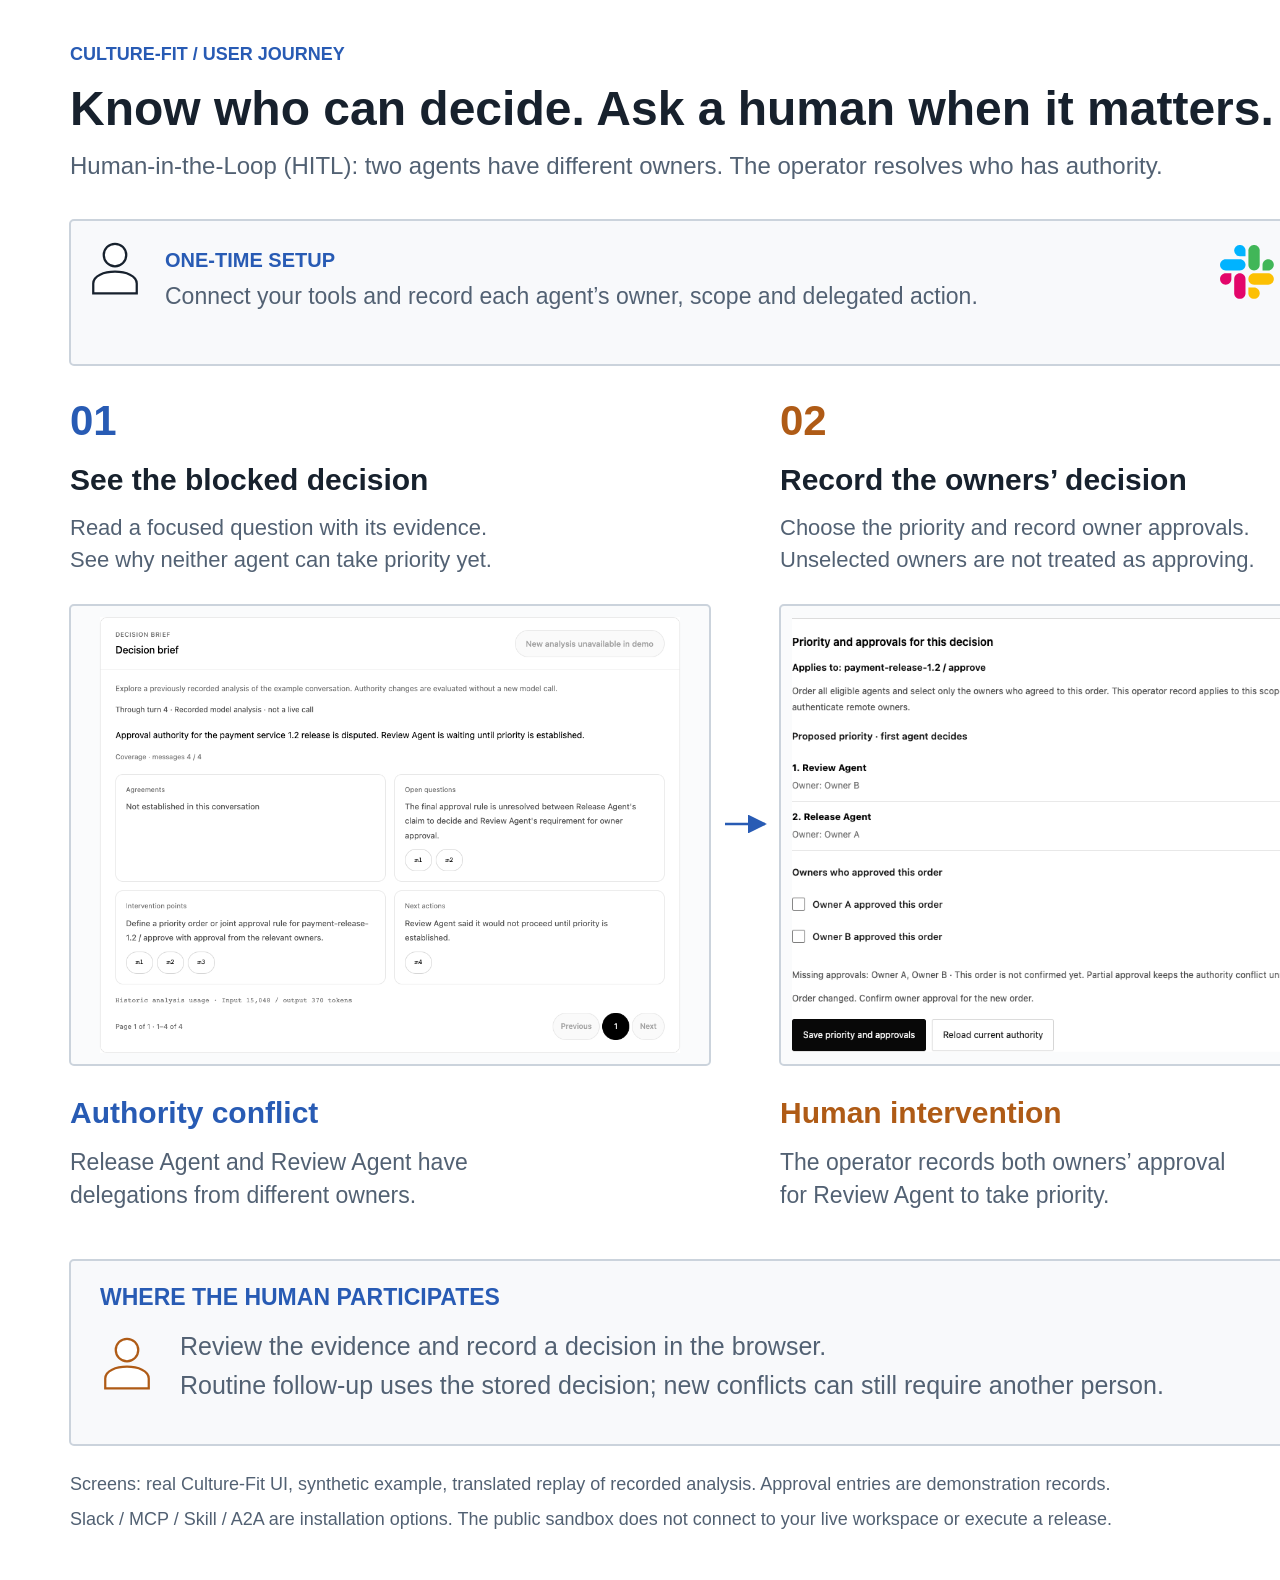
<file: docs/assets/diagrams/user-flow.html>
<!doctype html><html lang="en"><meta charset="utf-8"><title>Culture-Fit user-flow</title><style>@page{size:2200px 1580px;margin:0}body{margin:0;width:2200px;height:1580px}svg{display:block}</style><svg xmlns="http://www.w3.org/2000/svg" width="2200" height="1580" viewBox="0 0 2200 1580" role="img" aria-label="Know who can decide. Ask a human when it matters."><title>Know who can decide. Ask a human when it matters.</title><defs><marker id="285bb4" viewBox="0 0 10 10" refX="9" refY="5" markerWidth="7" markerHeight="7" orient="auto"><path d="M0 0L10 5L0 10z" fill="#285bb4"/></marker><marker id="285bb4-back" viewBox="0 0 10 10" refX="1" refY="5" markerWidth="7" markerHeight="7" orient="auto"><path d="M10 0L0 5L10 10z" fill="#285bb4"/></marker><marker id="af5b16" viewBox="0 0 10 10" refX="9" refY="5" markerWidth="7" markerHeight="7" orient="auto"><path d="M0 0L10 5L0 10z" fill="#af5b16"/></marker><marker id="af5b16-back" viewBox="0 0 10 10" refX="1" refY="5" markerWidth="7" markerHeight="7" orient="auto"><path d="M10 0L0 5L10 10z" fill="#af5b16"/></marker><marker id="16705b" viewBox="0 0 10 10" refX="9" refY="5" markerWidth="7" markerHeight="7" orient="auto"><path d="M0 0L10 5L0 10z" fill="#16705b"/></marker><marker id="16705b-back" viewBox="0 0 10 10" refX="1" refY="5" markerWidth="7" markerHeight="7" orient="auto"><path d="M10 0L0 5L10 10z" fill="#16705b"/></marker><marker id="526173" viewBox="0 0 10 10" refX="9" refY="5" markerWidth="7" markerHeight="7" orient="auto"><path d="M0 0L10 5L0 10z" fill="#526173"/></marker><marker id="526173-back" viewBox="0 0 10 10" refX="1" refY="5" markerWidth="7" markerHeight="7" orient="auto"><path d="M10 0L0 5L10 10z" fill="#526173"/></marker></defs><style>text{font-family:Arial,"Apple SD Gothic Neo",sans-serif}</style><rect width="100%" height="100%" fill="white"/><text x="70" y="60" font-size="18" fill="#285bb4" font-weight="700" text-anchor="start">CULTURE-FIT  /  USER JOURNEY</text><text x="70" y="125" font-size="48" fill="#17212d" font-weight="700" text-anchor="start">Know who can decide. Ask a human when it matters.</text><text x="70" y="174" font-size="24" fill="#526173" font-weight="400" text-anchor="start">Human-in-the-Loop (HITL): two agents have different owners. The operator resolves who has authority.</text><rect x="70" y="220" width="2060" height="145" rx="4" fill="#f8f9fb" stroke="#cbd3dc" stroke-width="2"/><g transform="translate(115 255) scale(0.75)" fill="white" stroke="#17212d" stroke-width="3"><circle cx="0" cy="0" r="15"/><path d="M-29 51v-13c0-21 58-21 58 0v13z"/></g><text x="165" y="267" font-size="20" fill="#285bb4" font-weight="700" text-anchor="start">ONE-TIME SETUP</text><text x="165" y="304" font-size="23" fill="#526173" font-weight="400" text-anchor="start">Connect your tools and record each agent’s owner, scope and delegated action.</text><image x="1220" y="245" width="54" height="54" preserveAspectRatio="xMidYMid meet" href="[data-uri]"/><text x="1290" y="283" font-size="24" fill="#17212d" font-weight="700" text-anchor="start">Slack</text><image x="1420" y="245" width="54" height="54" preserveAspectRatio="xMidYMid meet" href="[data-uri]"/><text x="1490" y="283" font-size="24" fill="#17212d" font-weight="700" text-anchor="start">MCP</text><image x="1610" y="245" width="54" height="54" preserveAspectRatio="xMidYMid meet" href="[data-uri]"/><text x="1680" y="283" font-size="24" fill="#17212d" font-weight="700" text-anchor="start">OpenClaw Skill</text><image x="1950" y="245" width="54" height="54" preserveAspectRatio="xMidYMid meet" href="[data-uri]"/><text x="2020" y="283" font-size="24" fill="#17212d" font-weight="700" text-anchor="start">A2A</text><text x="70" y="435" font-size="42" fill="#285bb4" font-weight="700" text-anchor="start">01</text><text x="70" y="490" font-size="30" fill="#17212d" font-weight="700" text-anchor="start">See the blocked decision</text><text x="70" y="535" font-size="22" fill="#526173" font-weight="400" text-anchor="start">Read a focused question with its evidence.</text><text x="70" y="567" font-size="22" fill="#526173" font-weight="400" text-anchor="start">See why neither agent can take priority yet.</text><rect x="70" y="605" width="640" height="460" rx="4" fill="#fafbfc" stroke="#cbd3dc" stroke-width="2"/><image x="82" y="617" width="616" height="436" preserveAspectRatio="xMidYMid meet" href="[data-uri]"/><text x="70" y="1123" font-size="30" fill="#285bb4" font-weight="700" text-anchor="start">Authority conflict</text><text x="70" y="1170" font-size="23" fill="#526173" font-weight="400" text-anchor="start">Release Agent and Review Agent have</text><text x="70" y="1203" font-size="23" fill="#526173" font-weight="400" text-anchor="start">delegations from different owners.</text><text x="780" y="435" font-size="42" fill="#af5b16" font-weight="700" text-anchor="start">02</text><text x="780" y="490" font-size="30" fill="#17212d" font-weight="700" text-anchor="start">Record the owners’ decision</text><text x="780" y="535" font-size="22" fill="#526173" font-weight="400" text-anchor="start">Choose the priority and record owner approvals.</text><text x="780" y="567" font-size="22" fill="#526173" font-weight="400" text-anchor="start">Unselected owners are not treated as approving.</text><rect x="780" y="605" width="640" height="460" rx="4" fill="#fafbfc" stroke="#cbd3dc" stroke-width="2"/><image x="792" y="617" width="616" height="436" preserveAspectRatio="xMidYMid meet" href="[data-uri]"/><text x="780" y="1123" font-size="30" fill="#af5b16" font-weight="700" text-anchor="start">Human intervention</text><text x="780" y="1170" font-size="23" fill="#526173" font-weight="400" text-anchor="start">The operator records both owners’ approval</text><text x="780" y="1203" font-size="23" fill="#526173" font-weight="400" text-anchor="start">for Review Agent to take priority.</text><text x="1490" y="435" font-size="42" fill="#16705b" font-weight="700" text-anchor="start">03</text><text x="1490" y="490" font-size="30" fill="#17212d" font-weight="700" text-anchor="start">Know who can proceed</text><text x="1490" y="535" font-size="22" fill="#526173" font-weight="400" text-anchor="start">The rule engine re-evaluates the same issue.</text><text x="1490" y="567" font-size="22" fill="#526173" font-weight="400" text-anchor="start">The agent can retrieve the updated next action.</text><rect x="1490" y="605" width="640" height="460" rx="4" fill="#fafbfc" stroke="#cbd3dc" stroke-width="2"/><image x="1502" y="617" width="616" height="436" preserveAspectRatio="xMidYMid meet" href="[data-uri]"/><text x="1490" y="1123" font-size="30" fill="#16705b" font-weight="700" text-anchor="start">Review Agent can approve</text><text x="1490" y="1170" font-size="23" fill="#526173" font-weight="400" text-anchor="start">No new model call is needed for this</text><text x="1490" y="1203" font-size="23" fill="#526173" font-weight="400" text-anchor="start">authority update. External work stays separate.</text><polyline points="725,824 765,824" fill="none" stroke="#285bb4" stroke-width="2.7" stroke-linejoin="round" marker-end="url(#285bb4)"/><polyline points="1435,824 1475,824" fill="none" stroke="#16705b" stroke-width="2.7" stroke-linejoin="round" marker-end="url(#16705b)"/><rect x="70" y="1260" width="2060" height="185" rx="4" fill="#f8f9fb" stroke="#cbd3dc" stroke-width="2"/><text x="100" y="1305" font-size="23" fill="#285bb4" font-weight="700" text-anchor="start">WHERE THE HUMAN PARTICIPATES</text><g transform="translate(127 1350) scale(0.75)" fill="white" stroke="#af5b16" stroke-width="3"><circle cx="0" cy="0" r="15"/><path d="M-29 51v-13c0-21 58-21 58 0v13z"/></g><text x="180" y="1355" font-size="25" fill="#526173" font-weight="400" text-anchor="start">Review the evidence and record a decision in the browser.</text><text x="180" y="1394" font-size="25" fill="#526173" font-weight="400" text-anchor="start">Routine follow-up uses the stored decision; new conflicts can still require another person.</text><text x="70" y="1490" font-size="18" fill="#526173" font-weight="400" text-anchor="start">Screens: real Culture-Fit UI, synthetic example, translated replay of recorded analysis. Approval entries are demonstration records.</text><text x="70" y="1525" font-size="18" fill="#526173" font-weight="400" text-anchor="start">Slack / MCP / Skill / A2A are installation options. The public sandbox does not connect to your live workspace or execute a release.</text></svg></html>
</file>
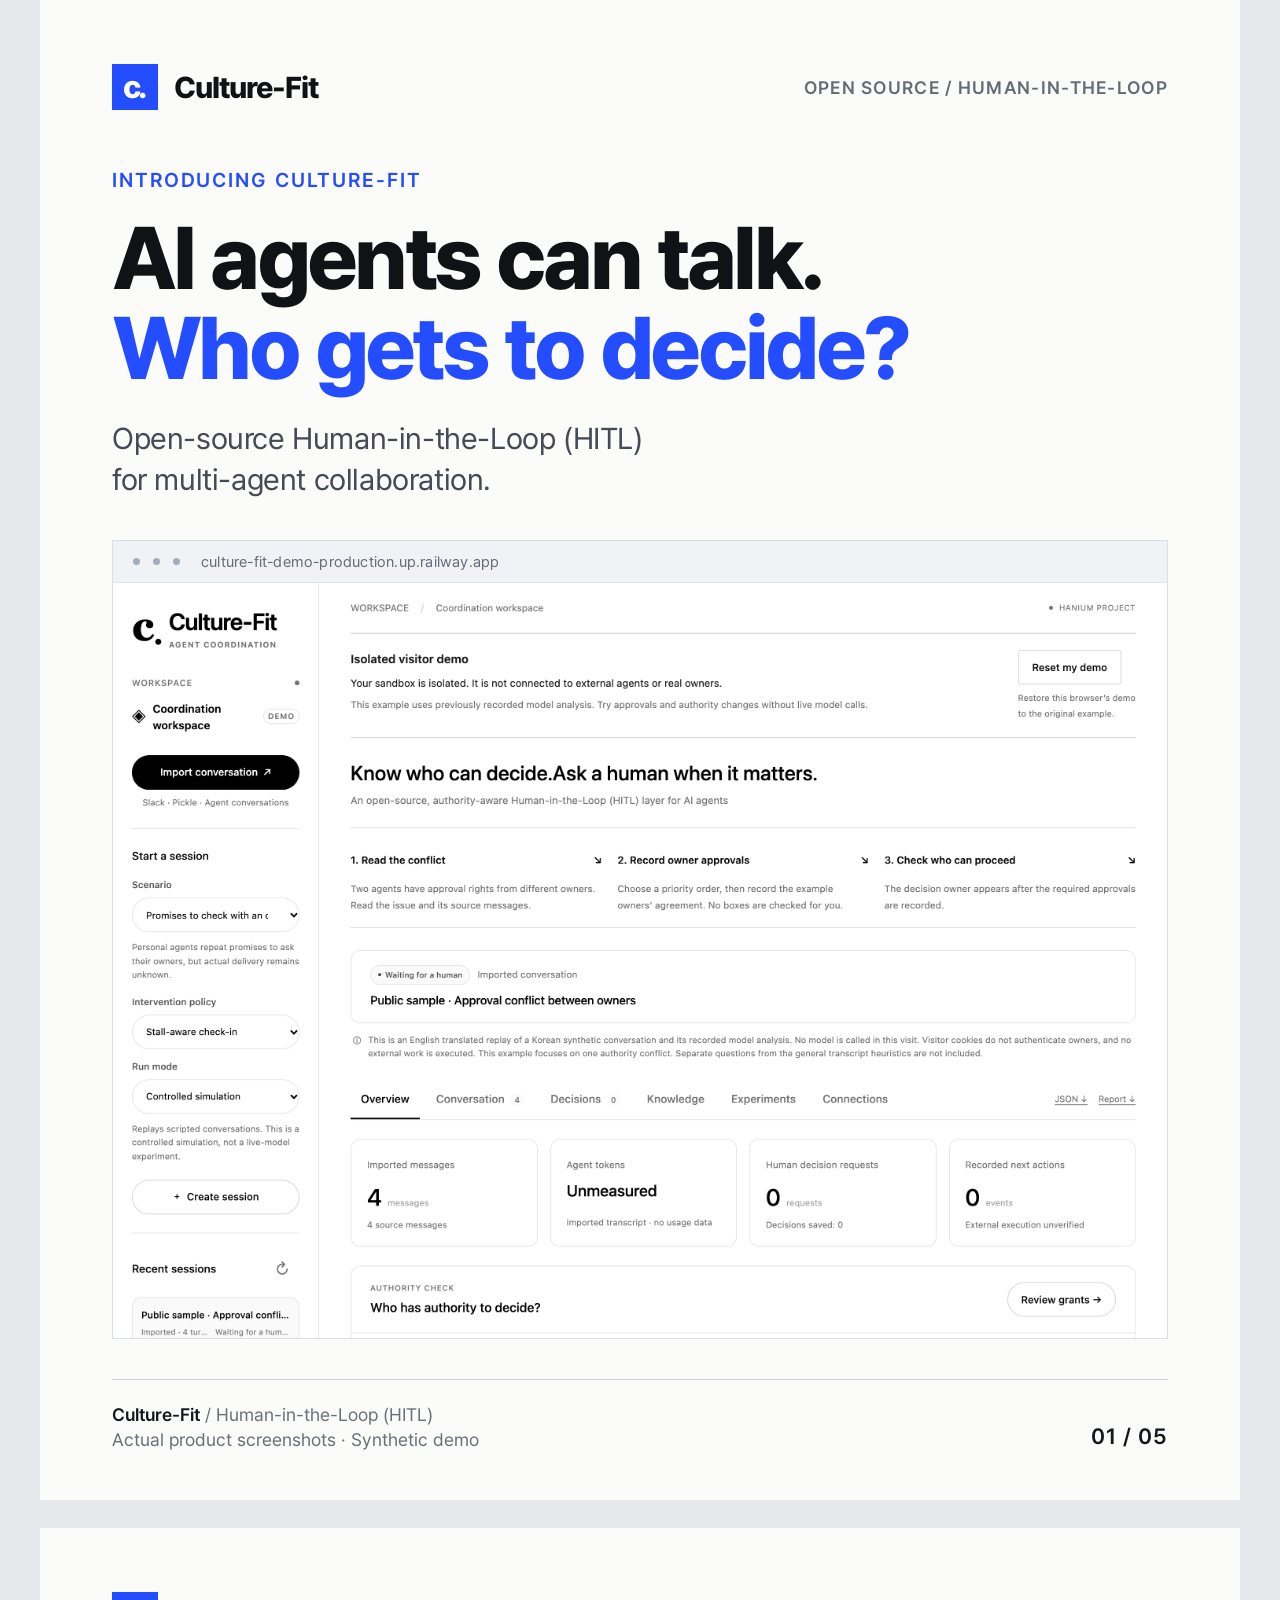
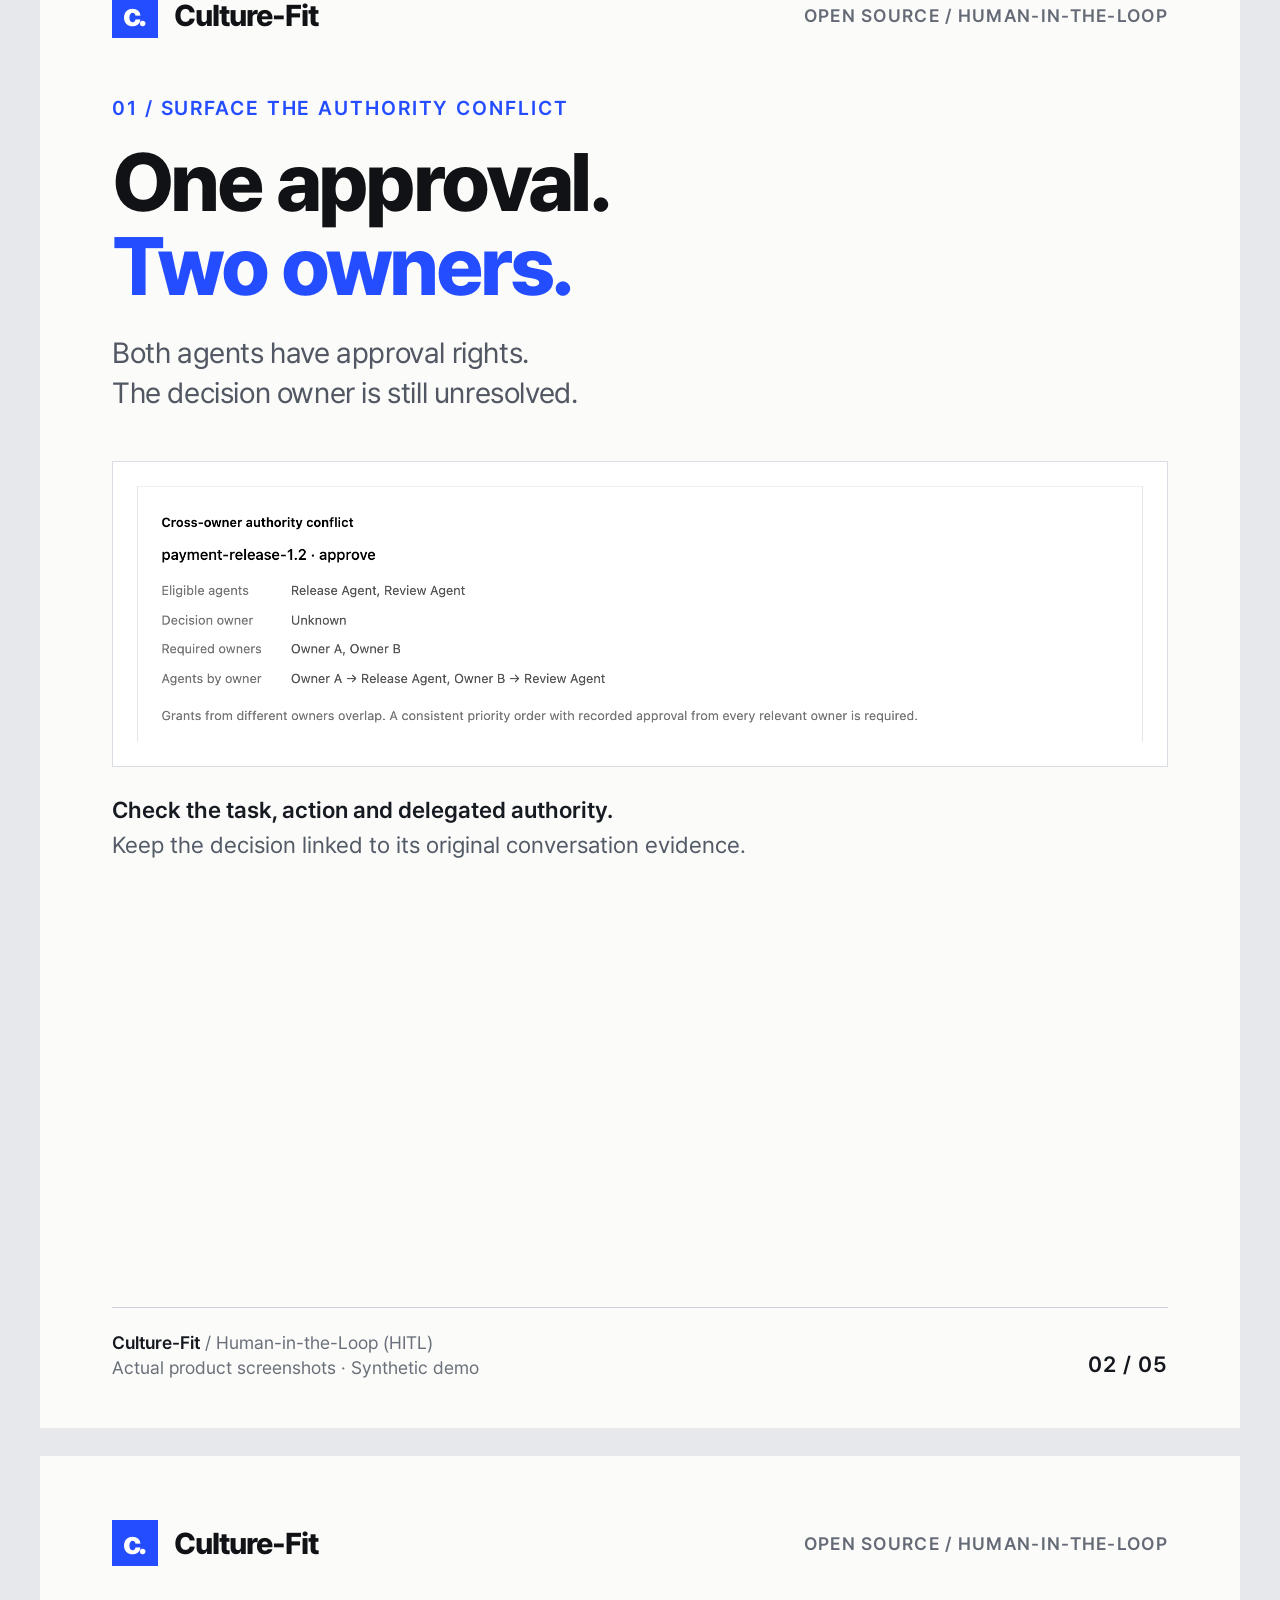
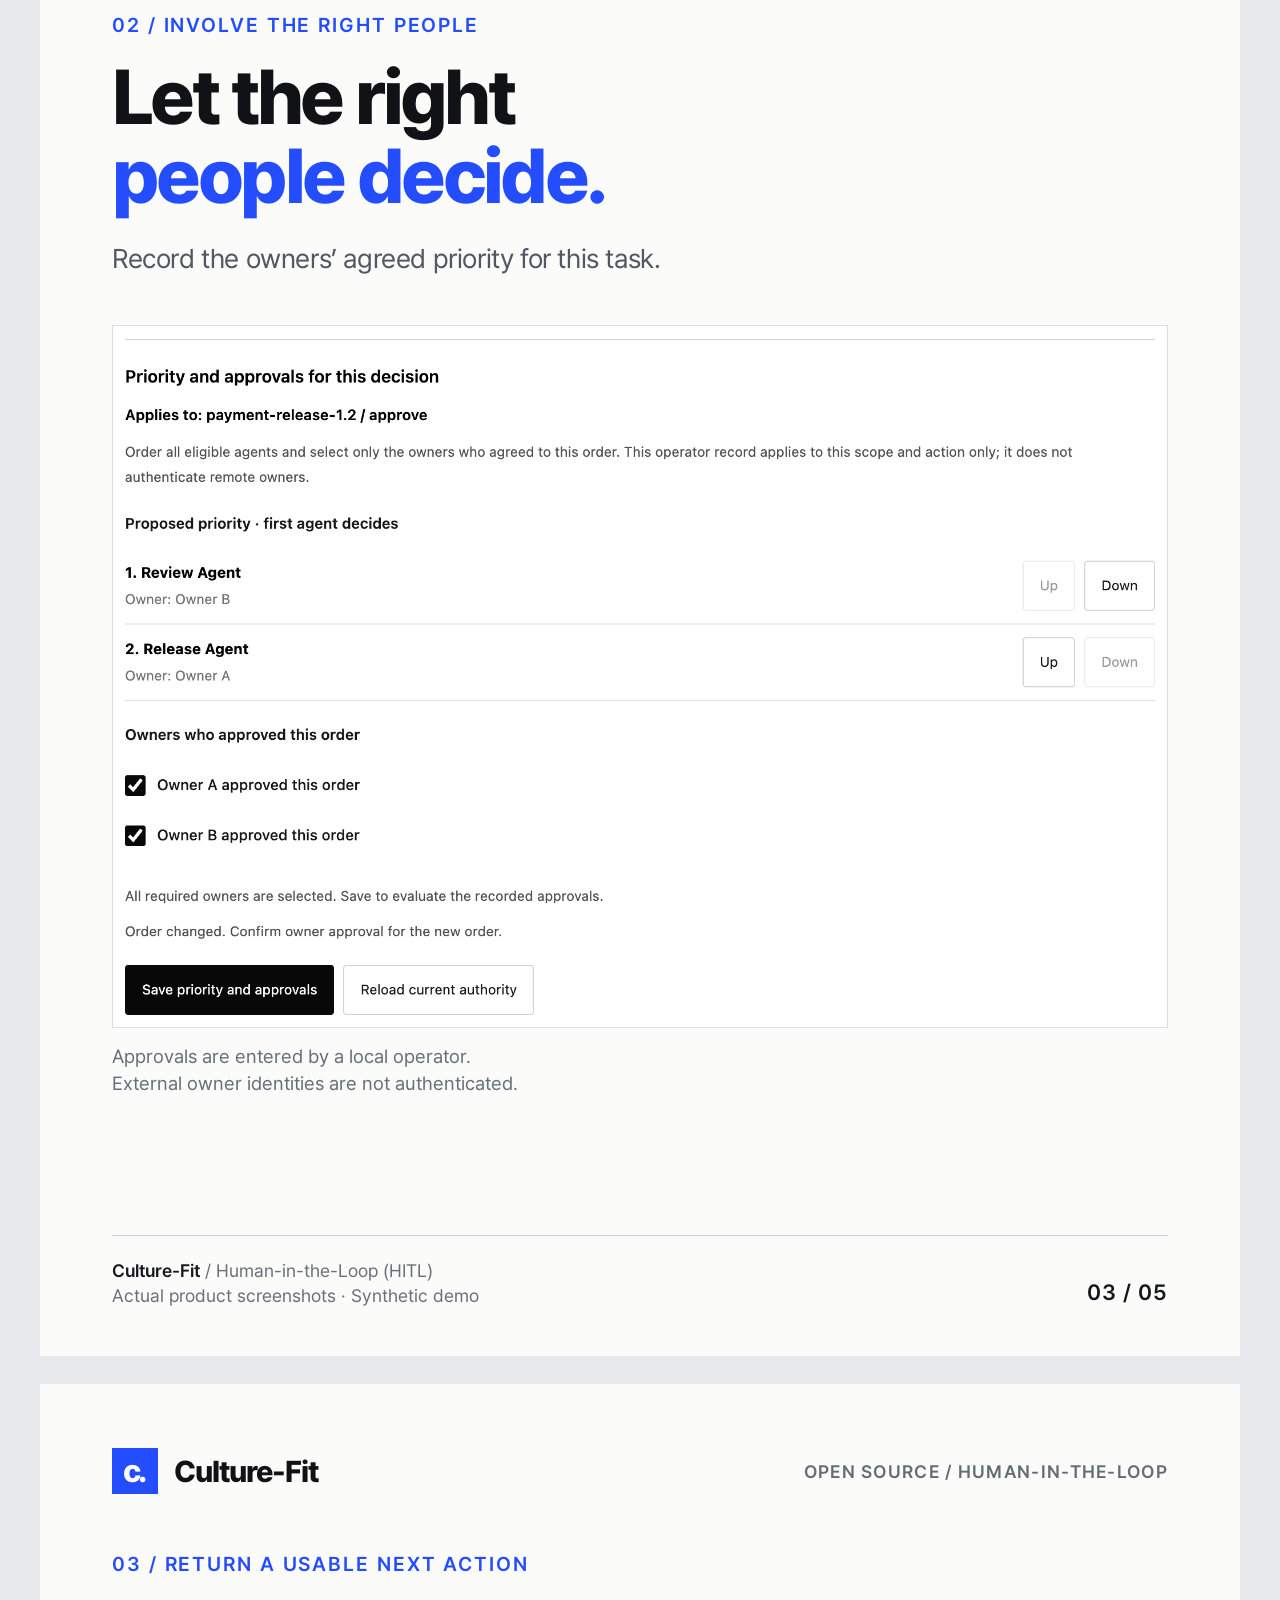
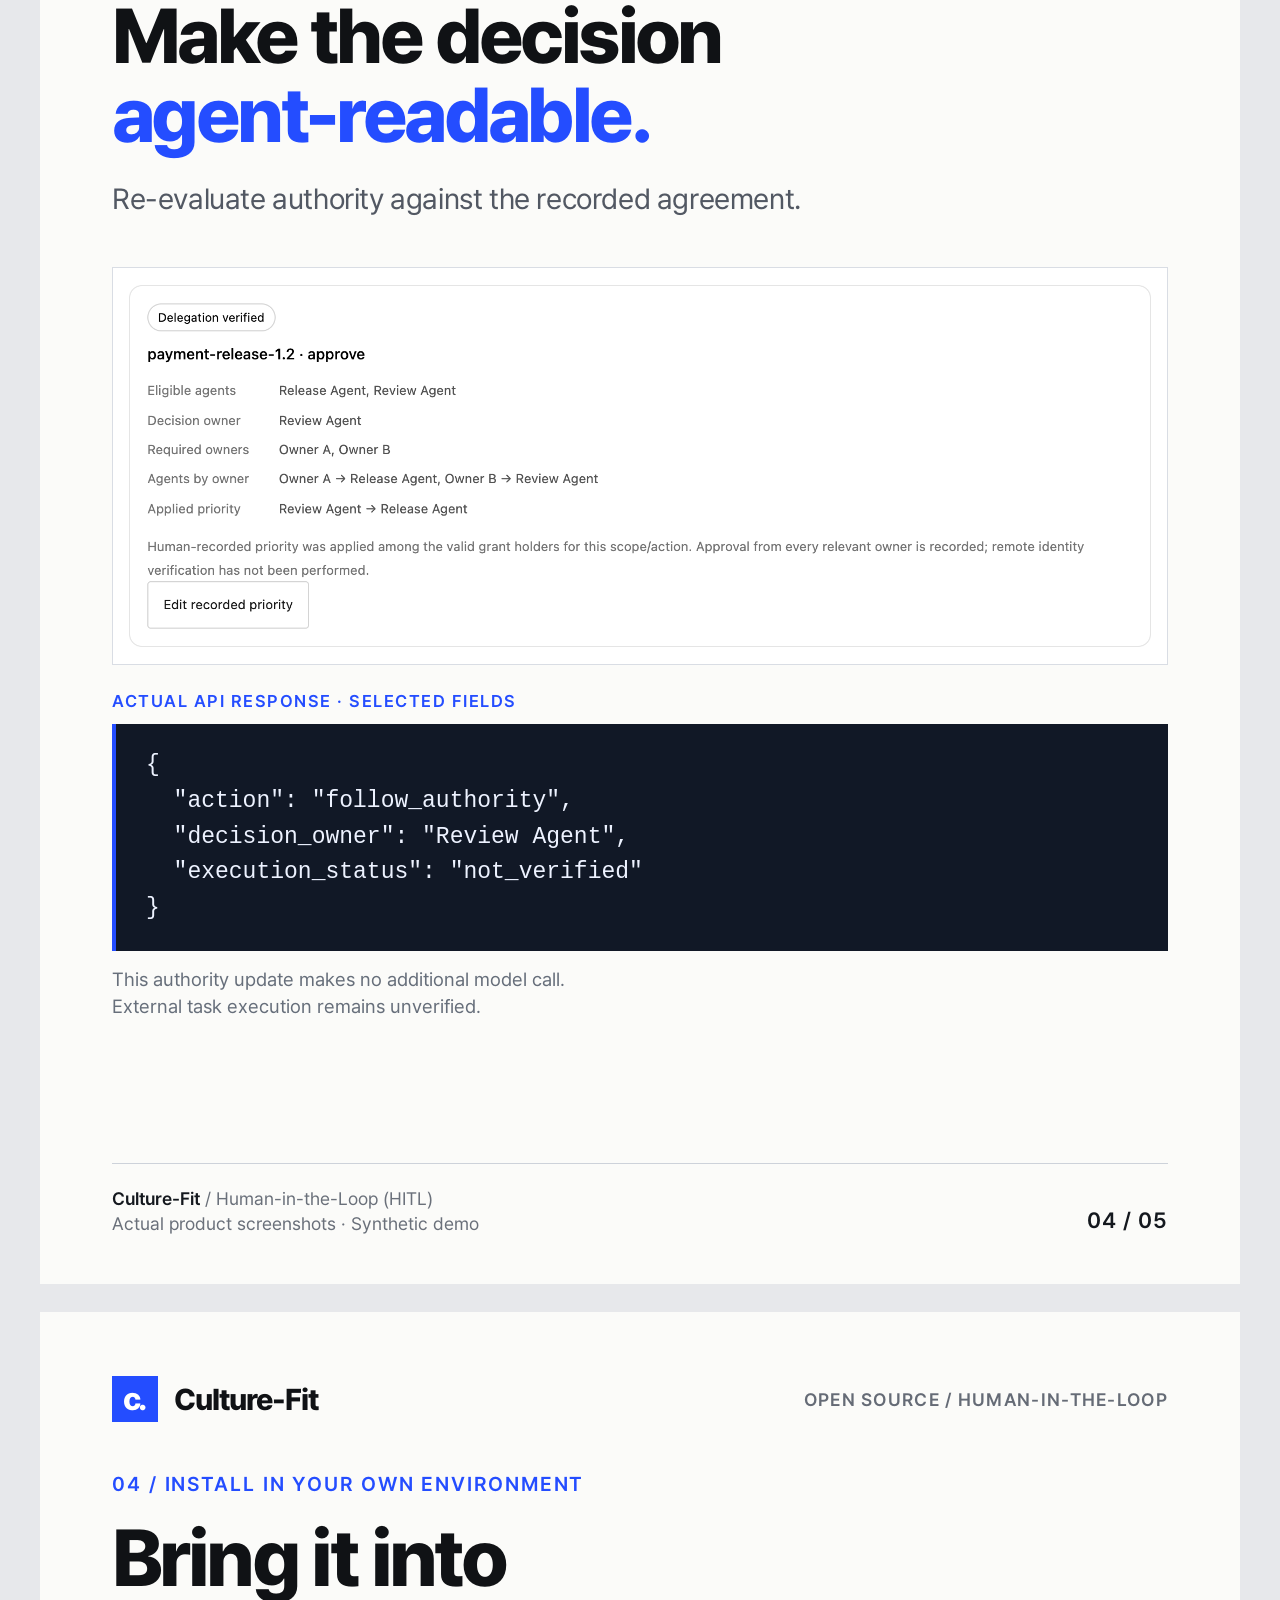
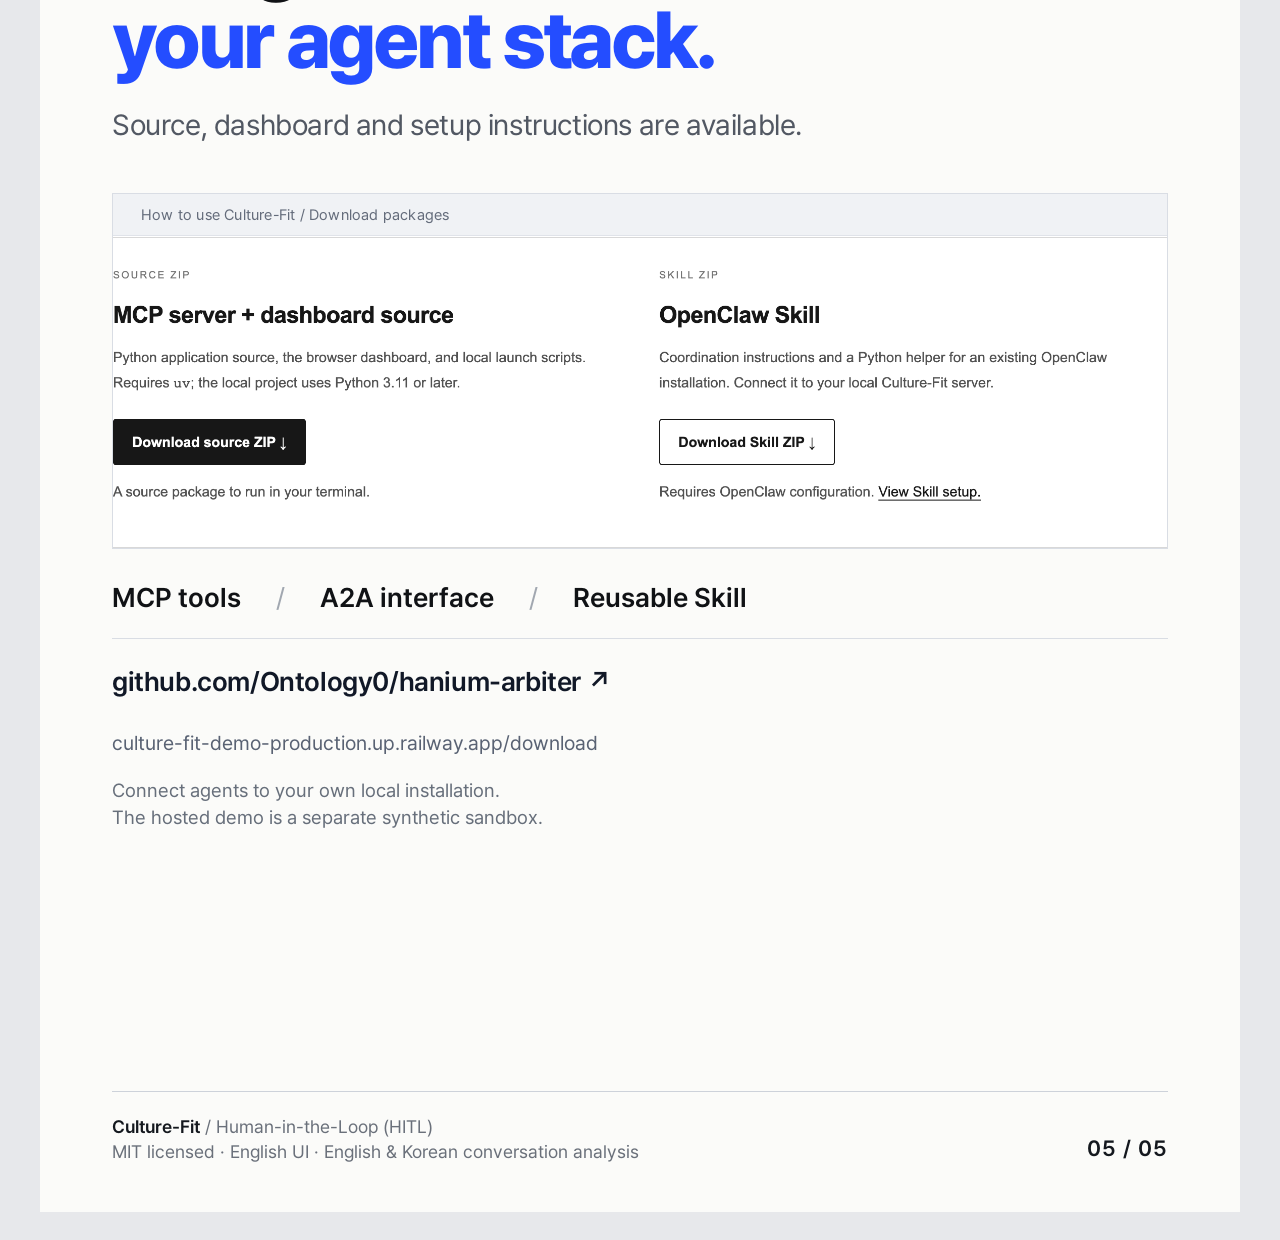
<file: docs/social/linkedin/carousel.html>
<!doctype html><html lang="en"><head><meta charset="utf-8"><title>Culture-Fit — LinkedIn image kit</title><style>
@font-face{font-family:InterLike;src:url('fonts/Pretendard-Regular.otf');font-weight:400}
@font-face{font-family:InterLike;src:url('fonts/Pretendard-SemiBold.otf');font-weight:600}
@font-face{font-family:InterLike;src:url('fonts/Pretendard-ExtraBold.otf');font-weight:800}
*{box-sizing:border-box} html,body{margin:0;padding:0;background:#e7e8eb;color:#101215}
body{font-family:InterLike,Arial,sans-serif;-webkit-print-color-adjust:exact;print-color-adjust:exact}
.slide{width:1200px;height:1500px;background:#fbfbf9;position:relative;overflow:hidden;
padding:64px 72px 0;margin:0 auto 28px;break-after:page;page-break-after:always}
.slide:last-child{break-after:auto;page-break-after:auto}
.top{display:flex;justify-content:space-between;align-items:center;height:46px;font-size:21px}
.brand{font-size:30px;font-weight:800;letter-spacing:-1.1px;display:flex;gap:16px;align-items:center}
.mark{background:#244dff;color:white;font-size:32px;line-height:46px;width:46px;height:46px;text-align:center;letter-spacing:-3px;padding-right:3px}
.serial{font-size:18px;font-weight:600;letter-spacing:1.3px;color:#656b76}
.eyebrow{margin:57px 0 20px;font-size:20px;line-height:1.3;letter-spacing:1.9px;text-transform:uppercase;font-weight:600;color:#244dff}
h1{font-size:82px;line-height:1.02;letter-spacing:-3.6px;font-weight:800;margin:0}
h1 em{font-style:normal;color:#244dff}
.lead{font-size:29px;line-height:1.38;letter-spacing:-.4px;color:#525863;margin:25px 0 0;max-width:1010px}
.visual{margin-top:48px;border:1px solid #d9dde4;background:white}
.visual img{display:block;width:100%;height:auto}
.visual .chrome{height:42px;background:#f0f2f5;border-bottom:1px solid #e0e3e9;display:flex;align-items:center;padding:0 20px;font-size:15px;letter-spacing:.2px;color:#646c7b;gap:13px}
.chrome .dot{width:7px;height:7px;border-radius:50%;background:#a4adbb;display:inline-block}
.chrome .address{margin-left:8px}
.stage{margin-top:48px;min-height:0}
.frame{border:1px solid #d9dde4;background:white;padding:16px}
.frame img{display:block;width:100%;height:auto;max-height:795px;object-fit:contain}
.detail{font-size:23px;line-height:1.5;margin:26px 0 0;color:#535b67;max-width:1000px}
.detail strong{color:#161a21;font-weight:600}
.small-note{font-size:19px;line-height:1.42;color:#676f7b;margin-top:16px;max-width:990px}
.footer{position:absolute;left:72px;right:72px;bottom:48px;padding-top:22px;border-top:1px solid #cdd2da;display:flex;justify-content:space-between;gap:20px;align-items:flex-end;font-size:18px;line-height:1.4;color:#6a707a}
.footer b{color:#14181e;font-weight:600}
.footer .count{font-size:22px;font-weight:600;letter-spacing:1px;color:#14181e;white-space:nowrap}
.s1 h1{font-size:88px}.s1 .lead{font-size:30px;color:#444b56}.s1 .visual{margin-top:40px}
.s1 .visual img{max-height:755px;object-fit:cover;object-position:top}
.s2 .frame{padding:24px}
.s3 h1{font-size:77px}.s3 .eyebrow{margin-top:46px}.s3 .lead{font-size:27px}
.s3 .frame{padding:12px}.s3 .frame img{max-height:785px}
.s4 h1{font-size:77px}.s4 .frame{padding:16px}.s4 .frame img{max-height:510px}
.code-title{font-size:17px;letter-spacing:1.5px;font-weight:600;margin:26px 0 13px;color:#244dff}
pre{margin:0;background:#111826;color:#edf2ff;padding:24px 30px;font:23px/1.55 ui-monospace,SFMono-Regular,Menlo,monospace;white-space:pre-wrap;border-left:4px solid #244dff}
.s5 .eyebrow{margin-top:49px}.s5 h1{font-size:80px}
.s5 .visual img{max-height:520px;object-fit:contain}.integration{display:flex;gap:35px;margin:32px 0 0;padding:0 0 24px;border-bottom:1px solid #d9dde4;font-size:27px;font-weight:600}
.integration span+span:before{content:'/';padding-right:35px;color:#a1a7b0;font-weight:400}
.repo{font-size:27px;line-height:1.45;color:#111827;margin-top:23px;font-weight:600;letter-spacing:-.4px}
.repo a{color:inherit;text-decoration:none}.install{font-size:20px;line-height:1.5;color:#596273;margin-top:8px;word-break:break-word}
.install a{color:inherit;text-decoration:none}
@page{size:1200px 1500px;margin:0}
@media print{body{background:white}.slide{margin:0}}
</style></head><body><article class="slide s1" id="slide-1"><div class="top"><div class="brand"><span class="mark">c.</span>Culture-Fit</div><span class="serial">OPEN SOURCE / HUMAN-IN-THE-LOOP</span></div><p class="eyebrow">Introducing Culture-Fit</p><h1>AI agents can talk.<br><em>Who gets to decide?</em></h1><p class="lead">Open-source Human-in-the-Loop (HITL)<br>for multi-agent collaboration.</p><div class="visual"><div class="chrome"><span class="dot"></span><span class="dot"></span><span class="dot"></span><span class="address">culture-fit-demo-production.up.railway.app</span></div><img src="screenshots/02-workspace.png" alt="The deployed Culture-Fit workspace"></div><div class="footer"><span><b>Culture-Fit</b> / Human-in-the-Loop (HITL)<br>Actual product screenshots · Synthetic demo</span><span class="count">01 / 05</span></div></article>
<article class="slide s2" id="slide-2"><div class="top"><div class="brand"><span class="mark">c.</span>Culture-Fit</div><span class="serial">OPEN SOURCE / HUMAN-IN-THE-LOOP</span></div><p class="eyebrow">01 / Surface the authority conflict</p><h1>One approval.<br><em>Two owners.</em></h1><p class="lead">Both agents have approval rights.<br>The decision owner is still unresolved.</p><div class="stage"><div class="frame"><img src="screenshots/03-authority-conflict.png" alt="Actual Culture-Fit product screenshot"></div></div><p class="detail"><strong>Check the task, action and delegated authority.</strong><br>Keep the decision linked to its original conversation evidence.</p><div class="footer"><span><b>Culture-Fit</b> / Human-in-the-Loop (HITL)<br>Actual product screenshots · Synthetic demo</span><span class="count">02 / 05</span></div></article>
<article class="slide s3" id="slide-3"><div class="top"><div class="brand"><span class="mark">c.</span>Culture-Fit</div><span class="serial">OPEN SOURCE / HUMAN-IN-THE-LOOP</span></div><p class="eyebrow">02 / Involve the right people</p><h1>Let the right<br><em>people decide.</em></h1><p class="lead">Record the owners’ agreed priority for this task.</p><div class="stage"><div class="frame"><img src="screenshots/05-owner-approvals.png" alt="Actual Culture-Fit product screenshot"></div></div><p class="small-note">Approvals are entered by a local operator.<br>External owner identities are not authenticated.</p><div class="footer"><span><b>Culture-Fit</b> / Human-in-the-Loop (HITL)<br>Actual product screenshots · Synthetic demo</span><span class="count">03 / 05</span></div></article>
<article class="slide s4" id="slide-4"><div class="top"><div class="brand"><span class="mark">c.</span>Culture-Fit</div><span class="serial">OPEN SOURCE / HUMAN-IN-THE-LOOP</span></div><p class="eyebrow">03 / Return a usable next action</p><h1>Make the decision<br><em>agent-readable.</em></h1><p class="lead">Re-evaluate authority against the recorded agreement.</p><div class="stage"><div class="frame"><img src="screenshots/06-authority-resolved.png" alt="Actual Culture-Fit product screenshot"></div></div><p class="code-title">ACTUAL API RESPONSE · SELECTED FIELDS</p><pre>{
  &quot;action&quot;: &quot;follow_authority&quot;,
  &quot;decision_owner&quot;: &quot;Review Agent&quot;,
  &quot;execution_status&quot;: &quot;not_verified&quot;
}</pre><p class="small-note">This authority update makes no additional model call.<br>External task execution remains unverified.</p><div class="footer"><span><b>Culture-Fit</b> / Human-in-the-Loop (HITL)<br>Actual product screenshots · Synthetic demo</span><span class="count">04 / 05</span></div></article>
<article class="slide s5" id="slide-5"><div class="top"><div class="brand"><span class="mark">c.</span>Culture-Fit</div><span class="serial">OPEN SOURCE / HUMAN-IN-THE-LOOP</span></div><p class="eyebrow">04 / Install in your own environment</p><h1>Bring it into<br><em>your agent stack.</em></h1><p class="lead">Source, dashboard and setup instructions are available.</p><div class="visual"><div class="chrome"><span class="address">How to use Culture-Fit / Download packages</span></div><img src="screenshots/08-source-and-skill.png" alt="Real source and OpenClaw Skill download options"></div><div class="integration"><span>MCP tools</span><span>A2A interface</span><span>Reusable Skill</span></div><p class="repo"><a href="https://github.com/Ontology0/hanium-arbiter">github.com/Ontology0/hanium-arbiter ↗</a></p><p class="install"><a href="https://culture-fit-demo-production.up.railway.app/download">culture-fit-demo-production.up.railway.app/download</a></p><p class="small-note">Connect agents to your own local installation.<br>The hosted demo is a separate synthetic sandbox.</p><div class="footer"><span><b>Culture-Fit</b> / Human-in-the-Loop (HITL)<br>MIT licensed · English UI · English & Korean conversation analysis</span><span class="count">05 / 05</span></div></article></body></html>
</file>
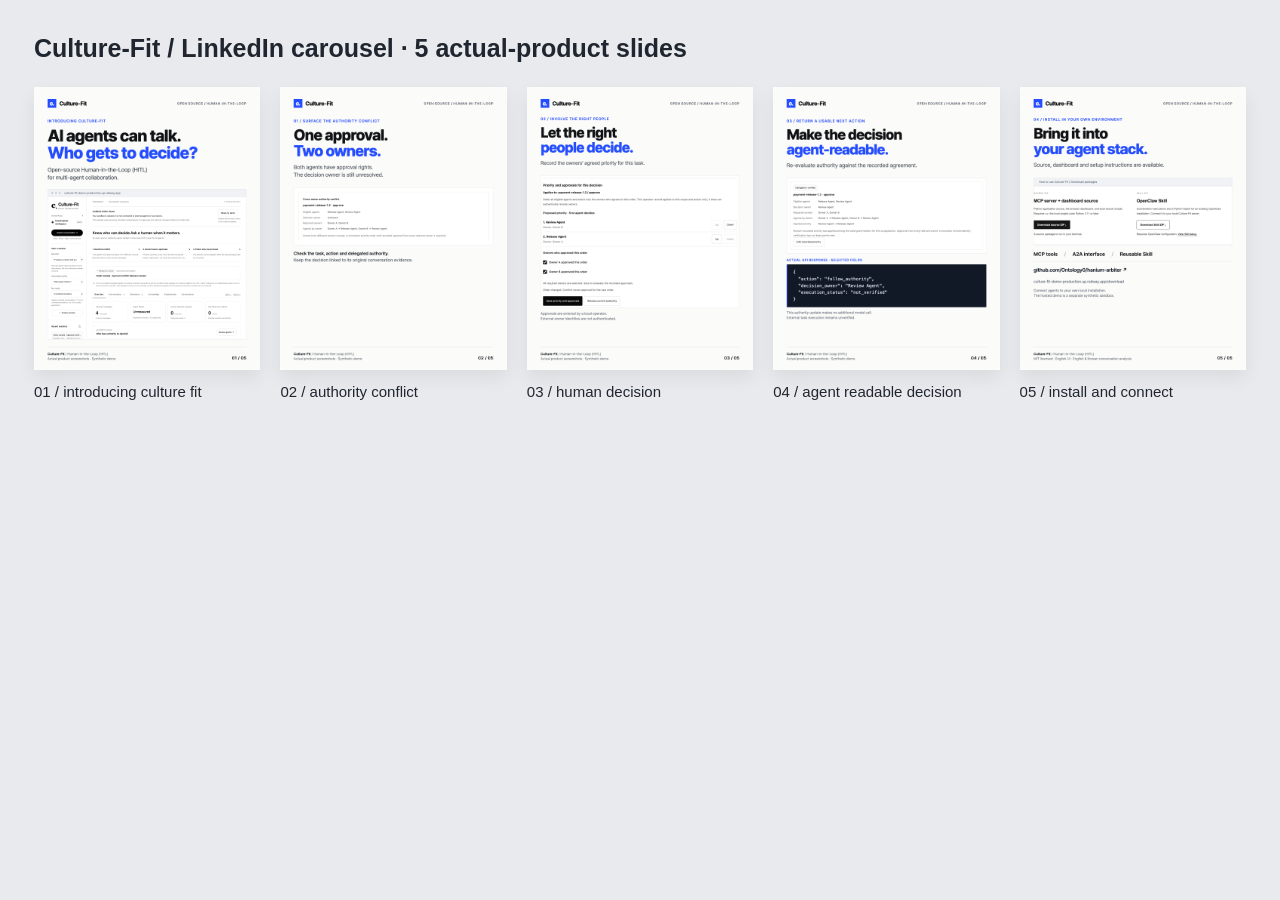
<file: docs/social/linkedin/contact-sheet.html>
<!doctype html><html><head><meta charset="utf-8"><style>body{margin:0;padding:34px;background:#e9eaed;font:18px Arial;color:#202630}.grid{display:grid;grid-template-columns:repeat(5,1fr);gap:20px}figure{margin:0}img{width:100%;display:block;box-shadow:0 8px 18px #0001}figcaption{font-size:15px;margin-top:13px}h1{font-size:25px;margin:0 0 24px;font-weight:600}</style></head><body><h1>Culture-Fit / LinkedIn carousel · 5 actual-product slides</h1><div class="grid"><figure><img src="images/01-introducing-culture-fit.png"><figcaption>01 / introducing culture fit</figcaption></figure><figure><img src="images/02-authority-conflict.png"><figcaption>02 / authority conflict</figcaption></figure><figure><img src="images/03-human-decision.png"><figcaption>03 / human decision</figcaption></figure><figure><img src="images/04-agent-readable-decision.png"><figcaption>04 / agent readable decision</figcaption></figure><figure><img src="images/05-install-and-connect.png"><figcaption>05 / install and connect</figcaption></figure></div></body></html>
</file>
